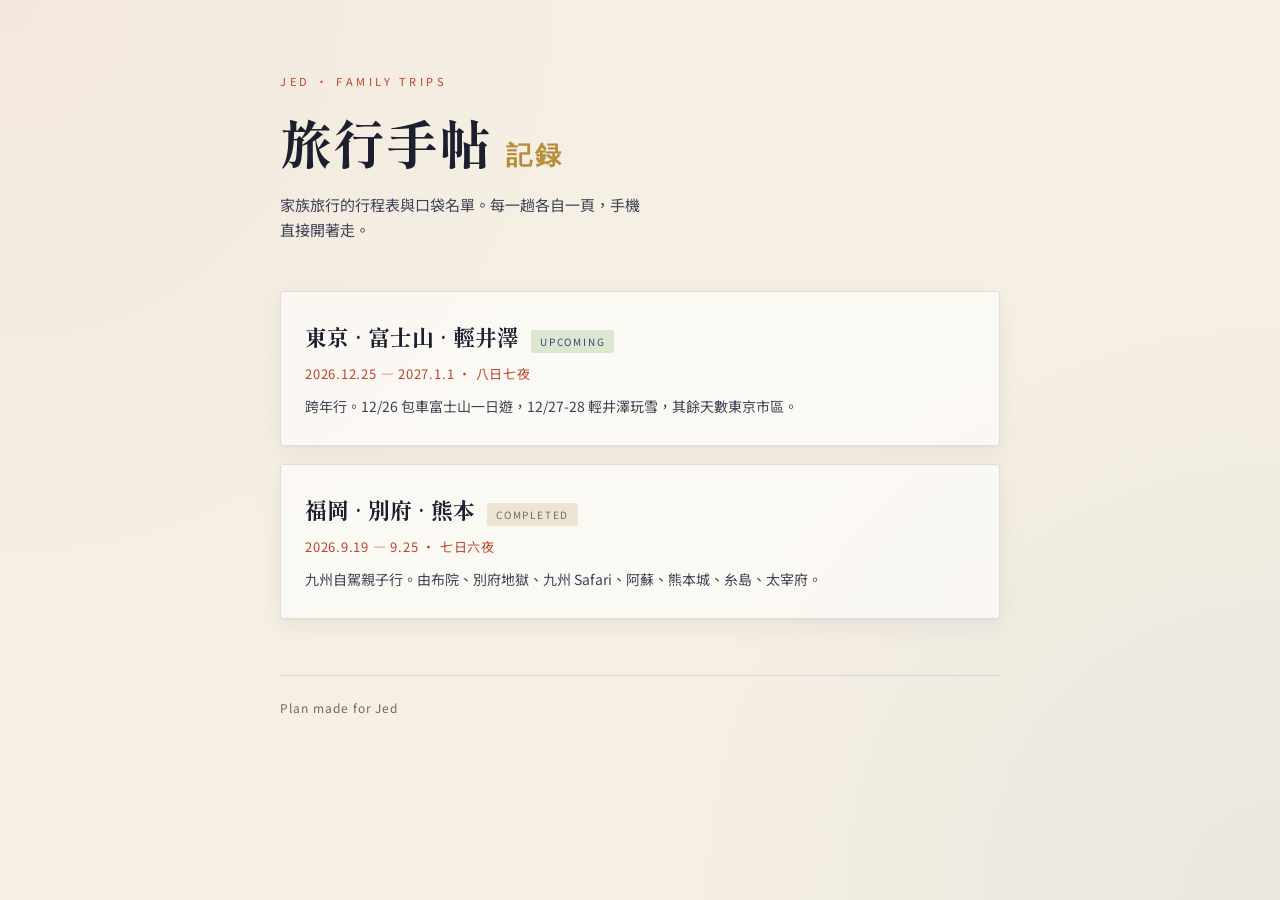
<file: index.html>
<!DOCTYPE html>
<html lang="zh-Hant">
<head>
<meta charset="UTF-8">
<meta name="viewport" content="width=device-width, initial-scale=1.0">
<title>旅行手帖 · Trips</title>
<link rel="preconnect" href="https://fonts.googleapis.com">
<link rel="preconnect" href="https://fonts.gstatic.com" crossorigin>
<link href="https://fonts.googleapis.com/css2?family=Shippori+Mincho:wght@400;500;600;700;800&family=Noto+Sans+TC:wght@300;400;500;700&family=Yuji+Syuku&display=swap" rel="stylesheet">
<style>
  :root{
    --paper:#f5efe4;
    --paper-2:#ede4d3;
    --ink:#1c1f2e;
    --ink-soft:#3d4255;
    --muted:#6f6a5e;
    --indigo:#2d4a7c;
    --vermillion:#c1432b;
    --gold:#b88c3a;
    --line:rgba(28,31,46,0.12);
    --shadow: 0 1px 2px rgba(28,31,46,0.04), 0 8px 24px rgba(28,31,46,0.06);
  }
  *{box-sizing:border-box;margin:0;padding:0}
  body{
    font-family:'Noto Sans TC','Shippori Mincho',sans-serif;
    background:var(--paper);
    color:var(--ink);
    line-height:1.7;
    background-image:
      radial-gradient(circle at 0% 0%, rgba(193,67,43,0.04) 0, transparent 40%),
      radial-gradient(circle at 100% 100%, rgba(45,74,124,0.05) 0, transparent 40%);
    min-height:100vh;
    padding:0 16px;
  }
  .wrap{max-width:720px;margin:0 auto;padding:72px 0 96px}
  .eyebrow{
    font-size:11px;letter-spacing:0.32em;text-transform:uppercase;
    color:var(--vermillion);margin-bottom:18px;
  }
  h1{
    font-family:'Shippori Mincho',serif;
    font-size:clamp(34px,8vw,52px);
    font-weight:800;letter-spacing:0.02em;line-height:1.25;
  }
  h1 .jp{font-family:'Yuji Syuku',serif;font-size:0.5em;color:var(--gold);margin-left:14px;letter-spacing:0.1em}
  .lede{color:var(--ink-soft);font-size:15px;margin:18px 0 48px;max-width:46ch}
  .trip{
    display:block;text-decoration:none;color:inherit;
    background:rgba(255,255,255,0.6);
    border:1px solid var(--line);border-radius:3px;
    padding:26px 24px;margin-bottom:18px;
    box-shadow:var(--shadow);
    transition:transform .18s ease, border-color .18s ease;
  }
  .trip:hover{transform:translateY(-2px);border-color:var(--indigo)}
  .trip-top{display:flex;align-items:baseline;gap:12px;flex-wrap:wrap;margin-bottom:8px}
  .trip-title{font-family:'Shippori Mincho',serif;font-size:22px;font-weight:700}
  .tag{
    font-size:10px;letter-spacing:0.18em;text-transform:uppercase;
    padding:3px 9px;border-radius:2px;
    background:var(--paper-2);color:var(--muted);
  }
  .tag.upcoming{background:#dde6cf;color:var(--indigo)}
  .tag.done{background:var(--paper-2);color:var(--muted)}
  .trip-date{font-size:13px;color:var(--vermillion);letter-spacing:0.06em;margin-bottom:10px}
  .trip-note{font-size:14px;color:var(--ink-soft)}
  .foot{
    margin-top:56px;padding-top:22px;border-top:1px solid var(--line);
    font-size:12px;color:var(--muted);letter-spacing:0.08em;
  }
</style>
</head>
<body>
<div class="wrap">
  <div class="eyebrow">Jed · Family Trips</div>
  <h1>旅行手帖<span class="jp">記録</span></h1>
  <p class="lede">家族旅行的行程表與口袋名單。每一趟各自一頁，手機直接開著走。</p>

  <a class="trip" href="tokyo-2026/">
    <div class="trip-top">
      <span class="trip-title">東京 · 富士山 · 輕井澤</span>
      <span class="tag upcoming">Upcoming</span>
    </div>
    <div class="trip-date">2026.12.25 — 2027.1.1 · 八日七夜</div>
    <div class="trip-note">跨年行。12/26 包車富士山一日遊，12/27-28 輕井澤玩雪，其餘天數東京市區。</div>
  </a>

  <a class="trip" href="fukuoka-2026/">
    <div class="trip-top">
      <span class="trip-title">福岡 · 別府 · 熊本</span>
      <span class="tag done">Completed</span>
    </div>
    <div class="trip-date">2026.9.19 — 9.25 · 七日六夜</div>
    <div class="trip-note">九州自駕親子行。由布院、別府地獄、九州 Safari、阿蘇、熊本城、糸島、太宰府。</div>
  </a>

  <div class="foot">Plan made for Jed</div>
</div>
</body>
</html>
</file>
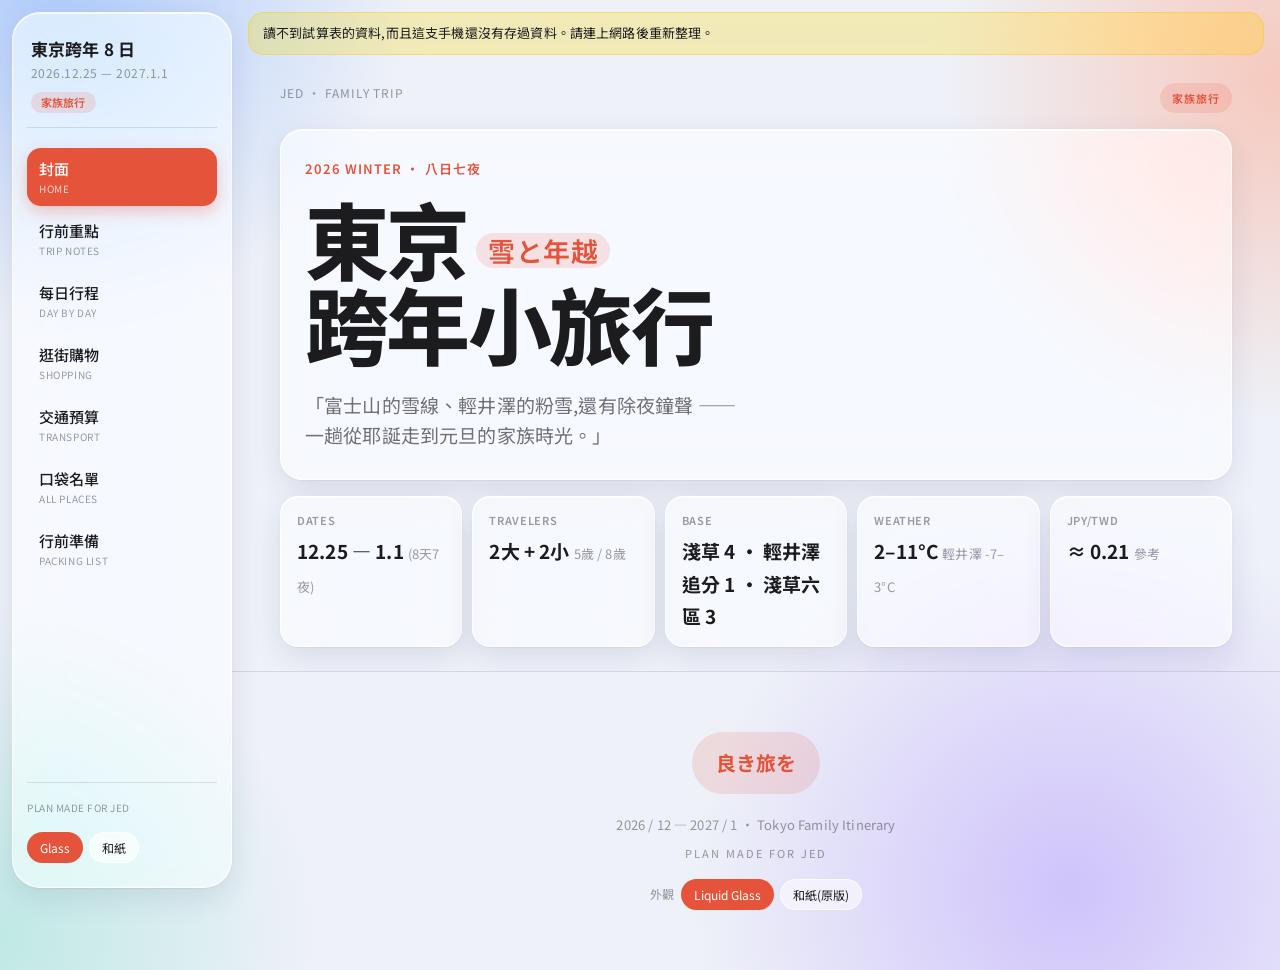
<file: tokyo-2026/index.html>
<!DOCTYPE html>
<html lang="zh-Hant">
<head>
<meta charset="UTF-8">
<meta name="viewport" content="width=device-width, initial-scale=1.0, viewport-fit=cover">
<script>
  // 外觀:glass(Liquid Glass,預設)或 washi(和紙原版)。網頁最下方可以切換,會記在這支手機上。
  (function(){ var t = null; try { t = localStorage.getItem('tokyo2026_theme'); } catch (e) {}
    document.documentElement.setAttribute('data-theme', t === 'washi' ? 'washi' : 'glass'); })();
</script>
<!-- PWA:加到主畫面後像 App 一樣開啟,沒網路也能打開 -->
<link rel="manifest" href="manifest.json">
<meta name="theme-color" content="#c1432b">
<link rel="icon" type="image/png" sizes="32x32" href="icons/favicon-32.png">
<link rel="apple-touch-icon" href="icons/apple-touch-icon.png">
<meta name="mobile-web-app-capable" content="yes">
<meta name="apple-mobile-web-app-capable" content="yes">
<meta name="apple-mobile-web-app-title" content="東京行程">
<meta name="apple-mobile-web-app-status-bar-style" content="default">
<title>東京 · 富士山 · 輕井澤 · 2026/12/25 — 2027/1/1</title>
<link rel="preconnect" href="https://fonts.googleapis.com">
<link rel="preconnect" href="https://fonts.gstatic.com" crossorigin>
<link href="https://fonts.googleapis.com/css2?family=Shippori+Mincho:wght@400;500;600;700;800&family=Noto+Sans+TC:wght@300;400;500;700&family=Yuji+Syuku&display=swap" rel="stylesheet">
<link rel="stylesheet" href="vendor/leaflet/leaflet.css"/>
<script src="vendor/leaflet/leaflet.js" defer></script>
<style>
  :root{
    --paper:#f5efe4;
    --paper-2:#ede4d3;
    --ink:#1c1f2e;
    --ink-soft:#3d4255;
    --muted:#6f6a5e;
    --indigo:#2d4a7c;
    --indigo-deep:#1a2c4d;
    --vermillion:#c1432b;
    --vermillion-soft:#d9694e;
    --gold:#b88c3a;
    --moss:#5a6b3a;
    --line:rgba(28,31,46,0.12);
    --shadow: 0 1px 2px rgba(28,31,46,0.04), 0 8px 24px rgba(28,31,46,0.06);
  }

  *{box-sizing:border-box;margin:0;padding:0}
  html{scroll-behavior:smooth}
  body{
    font-family:'Noto Sans TC', 'Shippori Mincho', sans-serif;
    background:var(--paper);
    color:var(--ink);
    line-height:1.7;
    font-weight:400;
    background-image:
      radial-gradient(circle at 0% 0%, rgba(193,67,43,0.04) 0, transparent 40%),
      radial-gradient(circle at 100% 100%, rgba(45,74,124,0.05) 0, transparent 40%),
      url("data:image/svg+xml,%3Csvg xmlns='http://www.w3.org/2000/svg' width='200' height='200' viewBox='0 0 200 200'%3E%3Cfilter id='n'%3E%3CfeTurbulence type='fractalNoise' baseFrequency='0.9' numOctaves='2' stitchTiles='stitch'/%3E%3CfeColorMatrix values='0 0 0 0 0.11 0 0 0 0 0.12 0 0 0 0 0.18 0 0 0 0.04 0'/%3E%3C/filter%3E%3Crect width='200' height='200' filter='url(%23n)'/%3E%3C/svg%3E");
  }

  .display{font-family:'Shippori Mincho', serif;letter-spacing:-0.01em}
  .jp{font-family:'Yuji Syuku', 'Shippori Mincho', serif}

  /* ========== HERO ========== */
  .hero{
    min-height:100vh;
    display:flex;
    flex-direction:column;
    justify-content:space-between;
    padding:32px clamp(20px, 5vw, 64px);
    position:relative;
    overflow:hidden;
  }
  .hero::before{
    content:'';
    position:absolute;
    top:50%;
    right:-200px;
    width:600px;
    height:600px;
    background:radial-gradient(circle, var(--vermillion) 0%, transparent 70%);
    opacity:0.15;
    transform:translateY(-50%);
    pointer-events:none;
  }
  .hero::after{
    content:'';
    position:absolute;
    bottom:-300px;
    left:-200px;
    width:700px;
    height:700px;
    background:radial-gradient(circle, var(--indigo) 0%, transparent 65%);
    opacity:0.12;
    pointer-events:none;
  }

  .top-bar{
    display:flex;
    justify-content:space-between;
    align-items:flex-start;
    z-index:2;
    position:relative;
    font-size:12px;
    letter-spacing:0.2em;
    text-transform:uppercase;
    color:var(--muted);
  }
  .top-bar .stamp{
    border:1px solid var(--vermillion);
    color:var(--vermillion);
    padding:6px 12px;
    border-radius:2px;
    font-family:'Yuji Syuku', serif;
    font-size:11px;
    transform:rotate(-2deg);
  }

  .hero-main{
    z-index:2;
    position:relative;
    flex:1;
    display:flex;
    flex-direction:column;
    justify-content:center;
    padding:60px 0 40px;
  }
  .kicker{
    display:flex;
    align-items:center;
    gap:14px;
    font-size:13px;
    letter-spacing:0.3em;
    color:var(--vermillion);
    margin-bottom:24px;
    font-weight:500;
  }
  .kicker::before{
    content:'';
    width:48px;
    height:1px;
    background:var(--vermillion);
  }
  .hero h1{
    font-family:'Shippori Mincho', serif;
    font-size:clamp(48px, 9vw, 120px);
    font-weight:800;
    line-height:0.95;
    letter-spacing:-0.03em;
    margin-bottom:24px;
  }
  .hero h1 .jp-mark{
    display:inline-block;
    font-family:'Yuji Syuku', serif;
    color:var(--vermillion);
    font-size:0.5em;
    vertical-align:super;
    margin-left:8px;
    font-weight:400;
  }
  .hero .sub{
    font-family:'Shippori Mincho', serif;
    font-size:clamp(18px, 2.2vw, 24px);
    color:var(--ink-soft);
    max-width:600px;
    font-style:italic;
  }

  .meta-grid{
    z-index:2;
    position:relative;
    display:grid;
    grid-template-columns:repeat(auto-fit, minmax(140px, 1fr));
    gap:24px;
    padding-top:32px;
    border-top:1px solid var(--line);
  }
  .meta-item .label{
    font-size:10px;
    letter-spacing:0.25em;
    text-transform:uppercase;
    color:var(--muted);
    margin-bottom:6px;
  }
  .meta-item .value{
    font-family:'Shippori Mincho', serif;
    font-size:22px;
    color:var(--ink);
    font-weight:600;
  }
  .meta-item .value .small{font-size:13px;color:var(--muted);font-weight:400}

  /* ========== OVERVIEW ========== */
  .overview{
    padding:80px clamp(20px, 5vw, 64px);
    max-width:1400px;
    margin:0 auto;
  }
  .section-head{
    margin-bottom:48px;
    display:flex;
    align-items:baseline;
    gap:20px;
    flex-wrap:wrap;
  }
  .section-head .num{
    font-family:'Yuji Syuku', serif;
    font-size:48px;
    color:var(--vermillion);
    line-height:1;
  }
  .section-head h2{
    font-family:'Shippori Mincho', serif;
    font-size:clamp(28px, 4vw, 44px);
    font-weight:700;
    line-height:1.1;
  }
  .section-head .tag{
    font-size:11px;
    letter-spacing:0.25em;
    text-transform:uppercase;
    color:var(--muted);
    padding-left:20px;
    border-left:1px solid var(--line);
  }

  .quick-tips{
    display:grid;
    grid-template-columns:repeat(auto-fit, minmax(240px, 1fr));
    gap:16px;
    margin-bottom:60px;
  }
  .tip{
    background:rgba(255,255,255,0.5);
    border:1px solid var(--line);
    padding:20px;
    border-radius:4px;
    position:relative;
    backdrop-filter:blur(8px);
  }
  .tip .icon{
    font-family:'Yuji Syuku', serif;
    font-size:28px;
    color:var(--vermillion);
    margin-bottom:8px;
    display:block;
    line-height:1;
  }
  .tip .t-title{
    font-family:'Shippori Mincho', serif;
    font-size:15px;
    font-weight:600;
    margin-bottom:6px;
  }
  .tip .t-body{
    font-size:13px;
    color:var(--ink-soft);
    line-height:1.6;
  }

  /* ========== DAYS ========== */
  .days{
    padding:0 clamp(20px, 5vw, 64px) 80px;
    max-width:1400px;
    margin:0 auto;
  }

  /* tab navigation */
  .tab-nav{
    display:flex;
    gap:6px;
    margin-bottom:48px;
    padding:8px;
    background:rgba(255,255,255,0.5);
    border:1px solid var(--line);
    border-radius:4px;
    overflow-x:auto;
    scroll-snap-type:x mandatory;
    -webkit-overflow-scrolling:touch;
    backdrop-filter:blur(8px);
    position:sticky;
    top:12px;
    z-index:50;
    box-shadow:0 4px 20px rgba(28,31,46,0.06);
  }
  .tab-nav::-webkit-scrollbar{display:none}
  .tab-btn{
    flex:1;
    min-width:96px;
    scroll-snap-align:start;
    padding:12px 14px;
    background:transparent;
    border:none;
    border-radius:2px;
    cursor:pointer;
    font-family:'Shippori Mincho', serif;
    text-align:center;
    color:var(--muted);
    transition:all 0.25s ease;
    position:relative;
    line-height:1.2;
  }
  .tab-btn .tab-day-num{
    display:block;
    font-size:11px;
    letter-spacing:0.2em;
    text-transform:uppercase;
    font-weight:500;
    margin-bottom:4px;
    opacity:0.7;
  }
  .tab-btn .tab-date{
    display:block;
    font-size:16px;
    font-weight:700;
    color:var(--ink);
    margin-bottom:2px;
  }
  .tab-btn .tab-label{
    display:block;
    font-size:11px;
    color:var(--muted);
    font-family:'Yuji Syuku', serif;
  }
  .tab-btn:hover{
    background:rgba(193,67,43,0.06);
  }
  .tab-btn.is-active{
    background:var(--ink);
    color:var(--paper);
  }
  .tab-btn.is-active .tab-date{color:var(--paper)}
  .tab-btn.is-active .tab-day-num{color:var(--vermillion-soft);opacity:1}
  .tab-btn.is-active .tab-label{color:rgba(245,239,228,0.7)}

  .day{
    margin-bottom:80px;
    position:relative;
    display:none;
    animation:fadeIn 0.4s ease;
  }
  .day.is-active{display:block}
  @keyframes fadeIn{
    from{opacity:0;transform:translateY(8px)}
    to{opacity:1;transform:translateY(0)}
  }

  /* day map */
  .day-map-wrap{
    margin-bottom:36px;
    border:1px solid var(--line);
    border-radius:4px;
    overflow:hidden;
    background:#eee;
    box-shadow:var(--shadow);
    position:relative;
  }
  .day-map{
    width:100%;
    height:340px;
    background:#e8e2d3;
  }
  .day-map-legend{
    padding:12px 16px;
    background:rgba(255,255,255,0.85);
    border-top:1px solid var(--line);
    font-size:12px;
    color:var(--ink-soft);
    display:flex;
    align-items:center;
    gap:12px;
    flex-wrap:wrap;
    backdrop-filter:blur(8px);
  }
  .day-map-legend .dot{
    display:inline-flex;
    align-items:center;
    gap:6px;
  }
  .day-map-legend .dot::before{
    content:'';
    width:12px;
    height:12px;
    border-radius:50%;
    background:var(--vermillion);
  }
  .day-map-legend .line::before{
    content:'';
    width:20px;
    height:0;
    border-top:2px dashed var(--vermillion);
    border-radius:0;
    background:transparent;
  }
  .day-map-legend .line{display:inline-flex;align-items:center;gap:6px}
  .day-map-legend .meta{margin-left:auto;font-family:'Shippori Mincho', serif;color:var(--muted);font-size:11px;letter-spacing:0.1em}

  /* custom Leaflet marker */
  .pin{
    width:32px;
    height:32px;
    border-radius:50% 50% 50% 0;
    background:var(--vermillion);
    transform:rotate(-45deg);
    display:flex;
    align-items:center;
    justify-content:center;
    color:var(--paper);
    font-family:'Shippori Mincho', serif;
    font-weight:700;
    font-size:14px;
    box-shadow:0 3px 10px rgba(0,0,0,0.25);
    border:2px solid var(--paper);
  }
  .pin span{transform:rotate(45deg)}
  .pin.start{background:var(--indigo)}
  .pin.end{background:var(--ink)}

  .leaflet-popup-content-wrapper{
    border-radius:3px !important;
    background:var(--paper) !important;
    box-shadow:0 8px 24px rgba(28,31,46,0.2) !important;
  }
  .leaflet-popup-content{
    margin:12px 16px !important;
    font-family:'Shippori Mincho', serif !important;
  }
  .leaflet-popup-content b{
    display:block;
    font-size:15px;
    margin-bottom:2px;
    color:var(--ink);
  }
  .leaflet-popup-content small{
    color:var(--muted);
    font-size:11px;
    letter-spacing:0.05em;
  }
  .leaflet-popup-tip{background:var(--paper) !important}
  .leaflet-container{font-family:inherit !important}

  /* day navigation footer */
  .day-nav{
    display:flex;
    justify-content:space-between;
    gap:16px;
    margin-top:48px;
    padding-top:32px;
    border-top:1px solid var(--line);
  }
  .day-nav button{
    flex:1;
    max-width:280px;
    padding:16px 20px;
    background:transparent;
    border:1px solid var(--ink);
    border-radius:2px;
    cursor:pointer;
    font-family:'Shippori Mincho', serif;
    text-align:left;
    color:var(--ink);
    transition:all 0.2s ease;
    display:flex;
    flex-direction:column;
    gap:4px;
  }
  .day-nav button:hover:not(:disabled){
    background:var(--ink);
    color:var(--paper);
  }
  .day-nav button:disabled{
    opacity:0.3;
    cursor:not-allowed;
  }
  .day-nav button.next{text-align:right}
  .day-nav .nav-label{
    font-size:10px;
    letter-spacing:0.25em;
    text-transform:uppercase;
    color:var(--vermillion);
  }
  .day-nav button:hover:not(:disabled) .nav-label{color:var(--vermillion-soft)}
  .day-nav .nav-title{
    font-size:15px;
    font-weight:600;
  }
  .day-header{
    display:grid;
    grid-template-columns:auto 1fr auto;
    gap:24px;
    align-items:start;
    padding-bottom:24px;
    margin-bottom:32px;
    border-bottom:2px solid var(--ink);
    position:relative;
  }
  .day-number{
    font-family:'Shippori Mincho', serif;
    line-height:0.9;
  }
  .day-number .day-label{
    font-size:11px;
    letter-spacing:0.3em;
    text-transform:uppercase;
    color:var(--vermillion);
    margin-bottom:4px;
    display:block;
  }
  .day-number .day-big{
    font-size:clamp(56px, 10vw, 96px);
    font-weight:800;
    color:var(--ink);
  }
  .day-number .day-of-week{
    font-family:'Yuji Syuku', serif;
    font-size:14px;
    color:var(--muted);
    margin-top:4px;
    display:block;
  }
  .day-title{
    padding-top:14px;
  }
  .day-title h3{
    font-family:'Shippori Mincho', serif;
    font-size:clamp(24px, 3.5vw, 36px);
    font-weight:700;
    line-height:1.2;
    margin-bottom:10px;
  }
  .day-title .narrative{
    font-size:14px;
    color:var(--ink-soft);
    max-width:560px;
    font-style:italic;
    font-family:'Shippori Mincho', serif;
  }
  .day-date{
    text-align:right;
    padding-top:14px;
  }
  .day-date .date-mm{
    font-family:'Shippori Mincho', serif;
    font-size:32px;
    font-weight:700;
    line-height:1;
  }
  .day-date .date-jp{
    font-family:'Yuji Syuku', serif;
    font-size:14px;
    color:var(--vermillion);
    margin-top:4px;
  }

  /* timeline */
  .timeline{
    display:flex;
    flex-direction:column;
    gap:0;
    position:relative;
  }
  .timeline::before{
    content:'';
    position:absolute;
    left:80px;
    top:20px;
    bottom:20px;
    width:1px;
    background:linear-gradient(to bottom, var(--vermillion) 0%, var(--indigo) 100%);
    opacity:0.3;
  }

  .stop{
    display:grid;
    grid-template-columns:80px 1fr;
    gap:32px;
    padding:20px 0;
    position:relative;
  }
  .stop-time{
    text-align:right;
    padding-top:6px;
    position:relative;
  }
  .stop-time .hh{
    font-family:'Shippori Mincho', serif;
    font-size:22px;
    font-weight:700;
    line-height:1;
    letter-spacing:-0.02em;
  }
  .stop-time .dur{
    font-size:11px;
    color:var(--muted);
    margin-top:6px;
    letter-spacing:0.1em;
  }
  .stop-time::after{
    content:'';
    position:absolute;
    top:14px;
    right:-7px;
    width:13px;
    height:13px;
    background:var(--paper);
    border:2px solid var(--vermillion);
    border-radius:50%;
    z-index:2;
    transform:translateX(50%);
  }
  .stop.is-major .stop-time::after{
    background:var(--vermillion);
    box-shadow:0 0 0 4px rgba(193,67,43,0.15);
  }

  .stop-card{
    background:rgba(255,255,255,0.7);
    border:1px solid var(--line);
    border-radius:4px;
    padding:22px 26px;
    transition:all 0.25s ease;
    position:relative;
    overflow:hidden;
  }
  .stop-card::before{
    content:'';
    position:absolute;
    left:0;
    top:0;
    bottom:0;
    width:3px;
    background:var(--vermillion);
    transform:scaleY(0);
    transition:transform 0.3s ease;
    transform-origin:top;
  }
  .stop-card:hover{
    transform:translateY(-2px);
    box-shadow:var(--shadow);
    border-color:rgba(193,67,43,0.3);
  }
  .stop-card:hover::before{transform:scaleY(1)}

  .stop-head{
    display:flex;
    align-items:baseline;
    gap:12px;
    margin-bottom:8px;
    flex-wrap:wrap;
  }
  .stop-name{
    font-family:'Shippori Mincho', serif;
    font-size:20px;
    font-weight:700;
    color:var(--ink);
    letter-spacing:-0.01em;
  }
  .stop-type{
    font-size:10px;
    letter-spacing:0.2em;
    text-transform:uppercase;
    padding:3px 8px;
    border-radius:2px;
    background:var(--paper-2);
    color:var(--ink-soft);
  }
  .stop-type.shrine{background:#f4dcd0;color:var(--vermillion)}
  .stop-type.park{background:#dde6cf;color:var(--moss)}
  .stop-type.shop{background:#d8dfeb;color:var(--indigo)}
  .stop-type.museum{background:#ead7c4;color:var(--gold)}
  .stop-type.food{background:#eed4d4;color:var(--vermillion)}
  .stop-type.fun{background:#e8d9eb;color:#7a4a8a}

  .stop-notes{
    font-size:14px;
    color:var(--ink-soft);
    line-height:1.65;
    margin-bottom:14px;
  }

  .stop-parking{
    display:flex;align-items:flex-start;gap:8px;
    font-size:13px;line-height:1.5;color:var(--indigo);
    margin:-6px 0 14px;
  }
  .stop-parking .p-icon{
    flex:none;display:inline-grid;place-items:center;
    width:18px;height:18px;border-radius:3px;
    background:var(--indigo);color:#fff;font-size:11px;font-weight:700;
  }

  .stop-actions{
    display:flex;
    gap:10px;
    flex-wrap:wrap;
  }
  .map-btn{
    display:inline-flex;
    align-items:center;
    gap:6px;
    padding:7px 14px;
    font-size:12px;
    font-weight:500;
    letter-spacing:0.05em;
    color:var(--indigo);
    background:transparent;
    border:1px solid var(--indigo);
    border-radius:2px;
    text-decoration:none;
    transition:all 0.2s ease;
  }
  .map-btn:hover{
    background:var(--indigo);
    color:var(--paper);
  }
  .map-btn svg{width:13px;height:13px}

  /* ========== TRANSPORT NOTES ========== */
  .transport{
    background:var(--ink);
    color:var(--paper);
    padding:80px clamp(20px, 5vw, 64px);
    margin-top:60px;
  }
  .transport-inner{
    max-width:1400px;
    margin:0 auto;
  }
  .transport h2{
    font-family:'Shippori Mincho', serif;
    font-size:clamp(28px, 4vw, 44px);
    font-weight:700;
    margin-bottom:40px;
  }
  .transport h2 .jp-mark{
    font-family:'Yuji Syuku', serif;
    color:var(--vermillion-soft);
    font-size:0.55em;
    margin-left:12px;
  }
  .transport-grid{
    display:grid;
    grid-template-columns:repeat(auto-fit, minmax(280px, 1fr));
    gap:24px;
  }
  .transport-card{
    padding:24px;
    background:rgba(255,255,255,0.04);
    border:1px solid rgba(255,255,255,0.1);
    border-radius:4px;
  }
  .transport-card h4{
    font-family:'Shippori Mincho', serif;
    font-size:18px;
    margin-bottom:12px;
    color:var(--vermillion-soft);
  }
  .transport-card p{
    font-size:13px;
    line-height:1.7;
    color:rgba(245,239,228,0.85);
  }
  .transport-card strong{color:var(--paper);font-weight:500}

  /* ========== SHOPPING ========== */
  .shopping{
    padding:0 clamp(20px, 5vw, 64px) 80px;
    max-width:1400px;
    margin:0 auto;
  }
  .shop-intro{
    background:rgba(255,255,255,0.55);
    border:1px solid var(--line);
    border-left:3px solid var(--vermillion);
    padding:18px 22px;
    border-radius:4px;
    margin-bottom:48px;
    font-size:14px;
    line-height:1.75;
    color:var(--ink-soft);
    backdrop-filter:blur(8px);
  }
  .shop-intro strong{color:var(--vermillion);font-weight:600}
  .shop-area{margin-bottom:56px}
  .shop-area-head{
    display:flex;
    align-items:baseline;
    gap:16px;
    margin-bottom:24px;
    padding-bottom:12px;
    border-bottom:1px solid var(--line);
  }
  .shop-area-head .area-jp{
    font-family:'Yuji Syuku', serif;
    font-size:30px;
    color:var(--vermillion);
    line-height:1;
  }
  .shop-area-head h3{
    font-family:'Shippori Mincho', serif;
    font-size:22px;
    font-weight:700;
    color:var(--ink);
  }
  .shop-area-head .area-note{
    margin-left:auto;
    font-size:11px;
    color:var(--muted);
    letter-spacing:0.2em;
    text-transform:uppercase;
  }
  .shop-grid{
    display:grid;
    grid-template-columns:repeat(auto-fit, minmax(300px, 1fr));
    gap:18px;
  }
  .shop-card{
    background:rgba(255,255,255,0.6);
    border:1px solid var(--line);
    border-radius:4px;
    padding:22px 22px 20px;
    backdrop-filter:blur(6px);
    box-shadow:var(--shadow);
    display:flex;
    flex-direction:column;
  }
  .shop-card .shop-head{
    display:flex;
    align-items:baseline;
    justify-content:space-between;
    gap:10px;
    margin-bottom:8px;
  }
  .shop-card h4{
    font-family:'Shippori Mincho', serif;
    font-size:17px;
    font-weight:700;
    color:var(--ink);
    line-height:1.3;
  }
  .shop-card .shop-zone{
    font-size:11px;
    letter-spacing:0.1em;
    color:var(--vermillion);
    font-family:'Yuji Syuku', serif;
    white-space:nowrap;
  }
  .shop-card .shop-desc{
    font-size:13px;
    color:var(--muted);
    line-height:1.65;
    margin-bottom:14px;
  }
  .shop-card .shop-list{
    list-style:none;
    padding:0;
    margin:0;
    font-size:13px;
    color:var(--ink-soft);
    line-height:1.7;
  }
  .shop-card .shop-list li{
    padding:3px 0 3px 14px;
    position:relative;
  }
  .shop-card .shop-list li::before{
    content:'·';
    color:var(--vermillion);
    font-weight:700;
    position:absolute;
    left:0;
    font-size:18px;
    line-height:1.3;
  }
  .shop-card .shop-list strong{color:var(--ink);font-weight:600}
  .shop-card .shop-tip{
    margin-top:14px;
    padding-top:12px;
    border-top:1px dashed var(--line);
    font-size:12px;
    color:var(--muted);
    line-height:1.6;
  }
  .shop-card .shop-tip strong{color:var(--vermillion);font-weight:500}
  .shop-card a{
    color:var(--indigo);
    text-decoration:none;
    border-bottom:1px solid rgba(45,74,124,0.3);
  }
  .shop-card a:hover{color:var(--vermillion);border-bottom-color:var(--vermillion)}

  /* ========== PACKING LIST ========== */
  .packing{
    padding:0 clamp(20px, 5vw, 64px) 80px;
    max-width:1400px;
    margin:0 auto;
  }
  .packing-intro{
    background:rgba(255,255,255,0.55);
    border:1px solid var(--line);
    border-left:3px solid var(--vermillion);
    padding:18px 22px;
    border-radius:4px;
    margin-bottom:32px;
    font-size:14px;
    line-height:1.75;
    color:var(--ink-soft);
    backdrop-filter:blur(8px);
  }
  .packing-intro strong{color:var(--vermillion);font-weight:600}
  .packing-progress{
    display:flex;
    align-items:center;
    gap:16px;
    margin-bottom:24px;
    padding:16px 20px;
    background:rgba(255,255,255,0.6);
    border:1px solid var(--line);
    border-radius:4px;
    backdrop-filter:blur(6px);
  }
  .packing-progress .count{
    font-family:'Shippori Mincho', serif;
    font-weight:700;
    font-size:15px;
    color:var(--ink);
    white-space:nowrap;
  }
  .packing-progress .bar{
    flex:1;
    height:8px;
    background:var(--paper-2);
    border-radius:4px;
    overflow:hidden;
  }
  .packing-progress .bar-fill{
    height:100%;
    background:var(--vermillion);
    border-radius:4px;
    transition:width 0.3s ease;
  }
  .packing-add{
    display:flex;
    gap:10px;
    flex-wrap:wrap;
    margin-bottom:32px;
    padding:18px 20px;
    background:rgba(255,255,255,0.6);
    border:1px solid var(--line);
    border-radius:4px;
    backdrop-filter:blur(6px);
  }
  .packing-add input[type="text"],
  .packing-add select{
    font-family:'Noto Sans TC', sans-serif;
    font-size:14px;
    padding:10px 12px;
    border:1px solid var(--line);
    border-radius:2px;
    background:var(--paper);
    color:var(--ink);
  }
  .packing-add input[type="text"]{flex:1;min-width:180px}
  .packing-add select{min-width:140px}
  .packing-add button{
    padding:10px 22px;
    background:var(--ink);
    color:var(--paper);
    border:none;
    border-radius:2px;
    cursor:pointer;
    font-family:'Shippori Mincho', serif;
    font-weight:600;
    font-size:14px;
    transition:background 0.2s ease;
  }
  .packing-add button:hover{background:var(--vermillion)}
  .packing-groups{
    display:grid;
    grid-template-columns:repeat(auto-fit, minmax(300px, 1fr));
    gap:18px;
  }
  .pack-group{
    background:rgba(255,255,255,0.6);
    border:1px solid var(--line);
    border-radius:4px;
    padding:20px 22px;
    backdrop-filter:blur(6px);
    box-shadow:var(--shadow);
  }
  .pack-group-head{
    display:flex;
    align-items:baseline;
    gap:10px;
    margin-bottom:12px;
    padding-bottom:10px;
    border-bottom:1px solid var(--line);
  }
  .pack-group-head .icon{
    font-family:'Yuji Syuku', serif;
    font-size:20px;
    color:var(--vermillion);
  }
  .pack-group-head h4{
    font-family:'Shippori Mincho', serif;
    font-size:16px;
    font-weight:700;
    color:var(--ink);
    flex:1;
  }
  .pack-group-head .g-count{
    font-size:11px;
    color:var(--muted);
    letter-spacing:0.05em;
    white-space:nowrap;
  }
  .pack-list{list-style:none;padding:0;margin:0}
  .pack-item{
    display:flex;
    align-items:flex-start;
    gap:10px;
    padding:8px 0;
    border-bottom:1px dashed var(--line);
  }
  .pack-item:last-child{border-bottom:none}
  .pack-item input[type="checkbox"]{
    margin-top:3px;
    width:16px;
    height:16px;
    accent-color:var(--vermillion);
    cursor:pointer;
    flex:0 0 auto;
  }
  .pack-item label{
    flex:1;
    font-size:13px;
    color:var(--ink-soft);
    line-height:1.6;
    cursor:pointer;
  }
  .pack-item.is-checked label{
    color:var(--muted);
    text-decoration:line-through;
  }
  .pack-item .del-btn{
    flex:0 0 auto;
    background:none;
    border:none;
    color:var(--muted);
    cursor:pointer;
    font-size:17px;
    line-height:1;
    padding:0 2px;
    opacity:0.45;
    transition:opacity 0.2s ease, color 0.2s ease;
  }
  .pack-item .del-btn:hover{opacity:1;color:var(--vermillion)}
  .packing-empty{
    text-align:center;
    padding:60px 20px;
    color:var(--muted);
    font-size:14px;
    grid-column:1/-1;
  }
  .packing-reset{
    margin-top:28px;
    text-align:right;
  }
  .packing-reset button{
    background:transparent;
    border:1px solid var(--line);
    color:var(--muted);
    padding:8px 16px;
    border-radius:2px;
    font-size:12px;
    cursor:pointer;
    transition:all 0.2s ease;
  }
  .packing-reset button:hover{border-color:var(--vermillion);color:var(--vermillion)}

  /* ========== POCKET LIST ========== */
  .places{
    padding:0 clamp(20px, 5vw, 64px) 80px;
    max-width:1400px;
    margin:0 auto;
  }
  .places-intro{
    background:rgba(255,255,255,0.55);
    border:1px solid var(--line);
    border-left:3px solid var(--vermillion);
    padding:18px 22px;
    border-radius:4px;
    margin-bottom:24px;
    font-size:14px;
    line-height:1.75;
    color:var(--ink-soft);
    backdrop-filter:blur(8px);
  }
  .places-intro strong{color:var(--vermillion);font-weight:600}
  .places-search{
    position:sticky;
    top:0;
    z-index:40;
    padding:14px 0 12px;
    background:linear-gradient(var(--paper) 78%, rgba(245,239,228,0));
  }
  .places-search input{
    width:100%;
    font-family:'Noto Sans TC', sans-serif;
    font-size:15px;
    padding:12px 16px;
    border:1px solid var(--line);
    border-radius:3px;
    background:rgba(255,255,255,0.85);
    color:var(--ink);
    backdrop-filter:blur(6px);
  }
  .places-search input:focus{outline:none;border-color:var(--vermillion)}
  .places-filters{
    display:flex;
    gap:8px;
    flex-wrap:wrap;
    margin-top:10px;
  }
  .filter-chip{
    padding:6px 14px;
    font-size:12px;
    font-family:'Shippori Mincho', serif;
    border:1px solid var(--line);
    background:rgba(255,255,255,0.7);
    color:var(--ink-soft);
    border-radius:99px;
    cursor:pointer;
    transition:all 0.2s ease;
    white-space:nowrap;
  }
  .filter-chip:hover{border-color:var(--vermillion);color:var(--vermillion)}
  .filter-chip.is-active{background:var(--ink);color:var(--paper);border-color:var(--ink)}
  .places-toolbar{
    display:flex;
    align-items:center;
    gap:14px;
    flex-wrap:wrap;
    margin:16px 0 18px;
  }
  .places-count{
    font-size:12px;
    color:var(--muted);
    letter-spacing:0.05em;
  }
  .places-modes{
    display:inline-flex;
    border:1px solid var(--line);
    border-radius:3px;
    overflow:hidden;
    background:rgba(255,255,255,0.7);
  }
  .pv-mode{
    padding:7px 18px;
    font-family:'Shippori Mincho', serif;
    font-size:13px;
    border:none;
    background:transparent;
    color:var(--ink-soft);
    cursor:pointer;
    transition:all 0.2s ease;
  }
  .pv-mode + .pv-mode{border-left:1px solid var(--line)}
  .pv-mode:hover{color:var(--vermillion)}
  .pv-mode.is-active{background:var(--ink);color:var(--paper)}
  .places-locate, .places-sort{
    padding:8px 16px;
    font-size:12px;
    font-family:'Shippori Mincho', serif;
    border:1px solid var(--line);
    background:rgba(255,255,255,0.7);
    color:var(--ink-soft);
    border-radius:2px;
    cursor:pointer;
    transition:all 0.2s ease;
    white-space:nowrap;
  }
  .places-locate:hover, .places-sort:hover{border-color:var(--vermillion);color:var(--vermillion)}
  .places-locate.is-active{background:#1a73e8;border-color:#1a73e8;color:#fff}
  .places-locate.is-busy{opacity:0.6;cursor:progress}
  .places-sort.is-active{background:var(--ink);border-color:var(--ink);color:var(--paper)}
  .places-geo-msg{
    margin:-6px 0 16px;
    padding:10px 14px;
    font-size:12.5px;
    line-height:1.6;
    border-radius:3px;
    background:rgba(193,67,43,0.08);
    border:1px solid rgba(193,67,43,0.25);
    color:var(--ink-soft);
  }
  .places-geo-msg a{color:var(--indigo)}
  .place-dist{
    display:inline-block;
    font-size:11px;
    font-family:'Shippori Mincho', serif;
    color:#1a5fb4;
    border:1px solid rgba(26,115,232,0.4);
    background:rgba(26,115,232,0.07);
    padding:1px 8px;
    border-radius:99px;
    white-space:nowrap;
  }
  .user-dot{
    width:16px;
    height:16px;
    border-radius:50%;
    background:#1a73e8;
    border:3px solid #fff;
    box-shadow:0 0 0 1px rgba(26,115,232,0.5), 0 2px 6px rgba(0,0,0,0.35);
  }
  .places-csv{
    margin-left:auto;
    padding:8px 16px;
    font-size:12px;
    font-family:'Shippori Mincho', serif;
    border:1px solid var(--indigo);
    background:transparent;
    color:var(--indigo);
    border-radius:2px;
    cursor:pointer;
    transition:all 0.2s ease;
  }
  .places-csv:hover{background:var(--indigo);color:var(--paper)}
  .places-map-wrap{
    border:1px solid var(--line);
    border-radius:4px;
    overflow:hidden;
    box-shadow:var(--shadow);
    margin-bottom:24px;
  }
  #places-map{
    width:100%;
    height:520px;
    background:#e8e2d3;
  }
  .place-pin{
    width:18px;
    height:18px;
    border-radius:50%;
    border:2px solid var(--paper);
    box-shadow:0 2px 6px rgba(0,0,0,0.3);
  }
  .places-map-legend{
    display:flex;
    align-items:center;
    gap:14px;
    flex-wrap:wrap;
    padding:12px 16px;
    background:rgba(255,255,255,0.85);
    border-top:1px solid var(--line);
    font-size:12px;
    color:var(--ink-soft);
    backdrop-filter:blur(8px);
  }
  .places-map-legend span{display:inline-flex;align-items:center;gap:6px}
  .places-map-legend i{
    width:11px;
    height:11px;
    border-radius:50%;
    display:inline-block;
  }
  .places-map-legend .hint{
    margin-left:auto;
    color:var(--muted);
    font-size:11px;
    letter-spacing:0.05em;
  }
  .places-grid{
    display:grid;
    grid-template-columns:repeat(auto-fill, minmax(320px, 1fr));
    gap:14px;
  }
  .place-card{
    background:rgba(255,255,255,0.62);
    border:1px solid var(--line);
    border-radius:4px;
    padding:16px 18px;
    backdrop-filter:blur(6px);
    display:flex;
    flex-direction:column;
    gap:6px;
    transition:border-color 0.2s ease, transform 0.2s ease;
  }
  .place-card:hover{border-color:rgba(193,67,43,0.35);transform:translateY(-2px)}
  .place-top{
    display:flex;
    align-items:baseline;
    gap:8px;
    flex-wrap:wrap;
  }
  .place-name{
    font-family:'Shippori Mincho', serif;
    font-size:16px;
    font-weight:700;
    color:var(--ink);
    line-height:1.35;
  }
  .place-cat{
    font-size:10px;
    letter-spacing:0.1em;
    padding:3px 8px;
    border-radius:2px;
    background:var(--paper-2);
    color:var(--ink-soft);
    white-space:nowrap;
  }
  .place-cat.c-cafe{background:#ead7c4;color:#8a6427}
  .place-cat.c-bread{background:#f2e3cd;color:#96702c}
  .place-cat.c-food{background:#eed4d4;color:var(--vermillion)}
  .place-cat.c-izakaya{background:#e2d6ea;color:#6f4a8a}
  .place-cat.c-shop{background:#d8dfeb;color:var(--indigo)}
  .place-cat.c-market{background:#dde6cf;color:var(--moss)}
  .place-cat.c-kids{background:#f3d9e4;color:#a83a63}
  .place-cat.c-spot{background:#cfe5e0;color:#0f6b5e}
  .place-new{
    font-size:10px;
    letter-spacing:0.1em;
    padding:3px 7px;
    border-radius:2px;
    background:var(--vermillion);
    color:var(--paper);
    font-weight:600;
  }
  .place-meta{
    font-size:12px;
    color:var(--muted);
    line-height:1.6;
  }
  .place-meta .sep{opacity:0.4;margin:0 6px}
  .place-day{
    display:inline-block;
    font-size:11px;
    font-family:'Shippori Mincho', serif;
    color:var(--vermillion);
    border:1px solid rgba(193,67,43,0.35);
    padding:1px 8px;
    border-radius:99px;
    white-space:nowrap;
  }
  .place-note{
    font-size:13px;
    color:var(--ink-soft);
    line-height:1.6;
  }
  .place-card a.place-map{
    align-self:flex-start;
    margin-top:4px;
    font-size:12px;
    color:var(--indigo);
    text-decoration:none;
    border-bottom:1px solid rgba(45,74,124,0.3);
  }
  .place-card a.place-map:hover{color:var(--vermillion);border-bottom-color:var(--vermillion)}
  .places-empty{
    grid-column:1/-1;
    text-align:center;
    padding:60px 20px;
    color:var(--muted);
    font-size:14px;
  }

  /* ========== APP SHELL ========== */
  .app{
    display:flex;
    min-height:100vh;
    align-items:stretch;
  }
  .sidebar{
    width:220px;
    flex:0 0 220px;
    position:sticky;
    top:0;
    align-self:flex-start;
    height:100vh;
    background:rgba(255,255,255,0.5);
    border-right:1px solid var(--line);
    padding:32px 18px;
    display:flex;
    flex-direction:column;
    gap:4px;
    z-index:100;
    backdrop-filter:blur(10px);
  }
  .sidebar-brand{
    font-family:'Shippori Mincho', serif;
    font-size:16px;
    font-weight:700;
    margin-bottom:16px;
    padding:0 4px 14px;
    border-bottom:1px solid var(--line);
    color:var(--ink);
    line-height:1.4;
  }
  .sidebar-brand .dates{
    display:block;
    font-size:10px;
    letter-spacing:0.2em;
    color:var(--muted);
    margin-top:4px;
    font-weight:400;
  }
  .sidebar-brand .stamp{
    display:inline-block;
    margin-top:10px;
    font-family:'Yuji Syuku', serif;
    color:var(--vermillion);
    border:1px solid var(--vermillion);
    padding:3px 8px;
    font-size:10px;
    border-radius:2px;
  }
  .nav-item{
    display:flex;
    align-items:center;
    gap:12px;
    padding:12px 14px;
    background:transparent;
    border:none;
    border-radius:3px;
    cursor:pointer;
    font-family:'Shippori Mincho', serif;
    text-align:left;
    color:var(--ink-soft);
    transition:all 0.2s ease;
    font-size:14px;
    font-weight:500;
    width:100%;
  }
  .nav-item:hover{background:rgba(193,67,43,0.08)}
  .nav-item .nav-num{
    font-family:'Yuji Syuku', serif;
    font-size:22px;
    color:var(--vermillion);
    line-height:1;
    flex-shrink:0;
    width:24px;
    text-align:center;
  }
  .nav-item .nav-label{
    display:flex;
    flex-direction:column;
    gap:2px;
  }
  .nav-item .nav-en{
    font-size:9px;
    letter-spacing:0.2em;
    color:var(--muted);
    text-transform:uppercase;
    font-weight:400;
  }
  .nav-item.is-active{background:var(--ink);color:var(--paper)}
  .nav-item.is-active .nav-num{color:var(--vermillion-soft)}
  .nav-item.is-active .nav-en{color:rgba(245,239,228,0.65)}
  .sidebar-foot{
    margin-top:auto;
    padding-top:16px;
    font-size:10px;
    color:var(--muted);
    letter-spacing:0.15em;
    text-transform:uppercase;
    border-top:1px solid var(--line);
  }

  .main-content{
    flex:1;
    min-width:0;
  }

  /* Mobile pill-nav (top sticky) */
  .pill-nav{
    display:none;
    position:sticky;
    top:0;
    z-index:90;
    background:rgba(245,239,228,0.92);
    backdrop-filter:blur(12px);
    border-bottom:1px solid var(--line);
    padding:10px 12px;
    gap:6px;
    overflow-x:auto;
    -webkit-overflow-scrolling:touch;
    scroll-snap-type:x mandatory;
  }
  .pill-nav::-webkit-scrollbar{display:none}
  .pill-item{
    flex:0 0 auto;
    scroll-snap-align:start;
    padding:9px 14px;
    background:rgba(255,255,255,0.7);
    border:1px solid var(--line);
    border-radius:24px;
    cursor:pointer;
    font-family:'Shippori Mincho', serif;
    font-size:13px;
    font-weight:600;
    color:var(--ink-soft);
    white-space:nowrap;
    display:flex;
    align-items:center;
    gap:6px;
    transition:all 0.2s ease;
  }
  .pill-item .nav-num{
    font-family:'Yuji Syuku', serif;
    color:var(--vermillion);
    font-size:15px;
    line-height:1;
  }
  .pill-item.is-active{
    background:var(--ink);
    color:var(--paper);
    border-color:var(--ink);
  }
  .pill-item.is-active .nav-num{color:var(--vermillion-soft)}

  /* View visibility */
  .view{display:none;animation:fadeIn 0.4s ease}
  .view.is-active{display:block}
  .hero.view.is-active{display:flex}

  @media (max-width: 900px){
    .app{flex-direction:column}
    .sidebar{display:none}
    .pill-nav{display:flex}
  }

  /* ========== FOOTER ========== */
  footer{
    padding:60px clamp(20px, 5vw, 64px);
    text-align:center;
    border-top:1px solid var(--line);
  }
  footer .stamp{
    display:inline-block;
    font-family:'Yuji Syuku', serif;
    color:var(--vermillion);
    border:2px solid var(--vermillion);
    padding:14px 24px;
    transform:rotate(-3deg);
    font-size:20px;
    margin-bottom:20px;
  }
  footer p{
    font-size:13px;
    color:var(--muted);
    font-family:'Shippori Mincho', serif;
  }

  /* responsive */
  @media (max-width: 720px){
    .day-header{grid-template-columns:1fr;gap:8px}
    .day-date{text-align:left}
    .timeline::before{left:50px}
    .stop{grid-template-columns:50px 1fr;gap:16px}
    .stop-time .hh{font-size:18px}
    .stop-card{padding:18px}
    .stop-name{font-size:17px}
    .hero h1{font-size:54px}
    .tab-nav{
      position:sticky;
      top:58px;
      border-radius:0;
      margin-left:calc(clamp(20px, 5vw, 64px) * -1);
      margin-right:calc(clamp(20px, 5vw, 64px) * -1);
      padding:8px 12px;
      z-index:80;
    }
    .tab-btn{min-width:78px;padding:10px 8px}
    .tab-btn .tab-date{font-size:14px}
    .day-nav{flex-direction:column;gap:10px}
    .day-nav button{max-width:none}
    .day-map{height:260px}
    #places-map{height:380px}
    .shop-area-head{flex-wrap:wrap;gap:10px}
    .shop-area-head .area-note{margin-left:0;flex-basis:100%}
    .shop-card{padding:18px}
    .shop-card h4{font-size:16px}
    .shop-card .shop-head{flex-wrap:wrap;gap:4px}
  }

  /* print */
  @media print{
    body{background:white}
    .sidebar, .pill-nav{display:none !important}
    .view{display:block !important}
    .hero.view{display:flex !important}
    .day{display:block !important;page-break-inside:avoid}
    .hero{min-height:auto;page-break-after:always}
    .transport{background:white;color:black}
    .shop-area{page-break-inside:avoid}
    .shop-card{background:white;break-inside:avoid}
  }

  /* ===== 試算表資料 ===== */
  .data-status{margin:12px 16px 0;padding:10px 14px;border-radius:8px;font-size:13px;line-height:1.6;background:#fff4d6;color:#6b4e00;border:1px solid #f0d58a}
  .data-status.is-error{background:#fbe3de;color:var(--vermillion);border-color:#efb6a9}
  .sheet-bar{margin:0 0 14px;font-size:12px;color:var(--muted);line-height:1.6}
  .sheet-bar a,.packing-intro a.sheet-edit-link{margin-left:8px;color:var(--indigo);font-weight:600;text-decoration:none;white-space:nowrap}
  .days-empty{padding:28px 16px;text-align:center;color:var(--muted);font-size:14px;line-height:1.7}
  .day-stay{margin-top:8px;font-size:13px;color:var(--indigo);font-weight:600}
  .stop-badge{display:inline-block;margin-left:8px;padding:1px 7px;border-radius:999px;font-size:11px;font-weight:600;vertical-align:middle;background:#ece6da;color:var(--muted);letter-spacing:0}
  .stop-badge.s-草稿{background:#ece6da;color:var(--muted)}
  .stop-badge.s-待確認,.stop-badge.s-要預約{background:#fbe3de;color:var(--vermillion)}
  .stop-badge.s-已訂{background:#dde6cf;color:var(--moss)}
  .stop-meta{margin-top:8px;font-size:12px;color:var(--muted);line-height:1.6}
  .stop-meta .sep{margin:0 6px;opacity:.5}
  .stop-meta .warn{color:var(--vermillion);font-weight:600}
  .data-issues{margin:24px 0 0;padding:12px 14px;border:1px dashed #efb6a9;border-radius:8px;background:#fdf3f0;font-size:13px;color:var(--ink-soft)}
  .data-issues summary{cursor:pointer;color:var(--vermillion);font-weight:600}
  .data-issues ul{margin:10px 0 0 18px;line-height:1.7}
  .map-fallback{display:flex;align-items:center;justify-content:center;height:100%;padding:16px;text-align:center;font-size:13px;line-height:1.6;color:var(--muted);background:#ece6da}
  .packing-msg{margin:0 0 12px;padding:8px 12px;border-radius:8px;background:#fbe3de;color:var(--vermillion);font-size:13px;line-height:1.6}
  .pack-item.is-saving{opacity:.55}
  .pack-note{display:block;font-size:12px;color:var(--muted);margin-top:2px}
  .pack-owner{margin-left:auto;padding:1px 8px;border-radius:999px;background:#ece6da;font-size:11px;color:var(--muted);white-space:nowrap}

  /* ===== 外觀切換 ===== */
  .theme-switch{display:inline-flex;align-items:center;gap:6px;margin-top:16px;font-size:12px;color:var(--muted)}
  .theme-switch button{border:1px solid var(--line);background:rgba(255,255,255,0.6);color:var(--ink-soft);border-radius:999px;padding:6px 12px;font-size:12px;cursor:pointer;font-family:inherit}
  .theme-switch button.is-active{background:var(--ink);color:var(--paper);border-color:var(--ink)}
  html[data-theme="glass"] .theme-switch{color:var(--g-label-3)}
  html[data-theme="glass"] .theme-switch button{border:1px solid var(--g-border);background:var(--g-fill);color:var(--g-label);-webkit-backdrop-filter:var(--g-blur);backdrop-filter:var(--g-blur)}
  html[data-theme="glass"] .theme-switch button.is-active{background:var(--g-tint);border-color:transparent;color:#fff}
</style>
<link rel="stylesheet" href="theme-glass.css">
</head>
<body>

<div class="app">

<aside class="sidebar" aria-label="Section navigation">
  <div class="sidebar-brand">
    東京跨年 8 日
    <span class="dates">2026.12.25 — 2027.1.1</span>
    <span class="stamp">家族旅行</span>
  </div>
  <button class="nav-item is-active" data-view="home">
    <span class="nav-num">序</span>
    <span class="nav-label">封面<span class="nav-en">Home</span></span>
  </button>
  <button class="nav-item" data-view="notes">
    <span class="nav-num">壹</span>
    <span class="nav-label">行前重點<span class="nav-en">Trip Notes</span></span>
  </button>
  <button class="nav-item" data-view="days">
    <span class="nav-num">貳</span>
    <span class="nav-label">每日行程<span class="nav-en">Day by Day</span></span>
  </button>
  <button class="nav-item" data-view="shopping">
    <span class="nav-num">參</span>
    <span class="nav-label">逛街購物<span class="nav-en">Shopping</span></span>
  </button>
  <button class="nav-item" data-view="transport">
    <span class="nav-num">肆</span>
    <span class="nav-label">交通預算<span class="nav-en">Transport</span></span>
  </button>
  <button class="nav-item" data-view="places">
    <span class="nav-num">伍</span>
    <span class="nav-label">口袋名單<span class="nav-en">All Places</span></span>
  </button>
  <button class="nav-item" data-view="packing">
    <span class="nav-num">陸</span>
    <span class="nav-label">行前準備<span class="nav-en">Packing List</span></span>
  </button>
  <div class="sidebar-foot">Plan made for Jed
    <div class="theme-switch" role="group" aria-label="外觀">
      <button type="button" data-theme-set="glass">Glass</button>
      <button type="button" data-theme-set="washi">和紙</button>
    </div>
  </div>
</aside>

<main class="main-content">
<div class="data-status" id="data-status" hidden></div>

<nav class="pill-nav" aria-label="Section navigation (mobile)">
  <button class="pill-item is-active" data-view="home"><span class="nav-num">序</span>封面</button>
  <button class="pill-item" data-view="notes"><span class="nav-num">壹</span>行前</button>
  <button class="pill-item" data-view="days"><span class="nav-num">貳</span>行程</button>
  <button class="pill-item" data-view="shopping"><span class="nav-num">參</span>購物</button>
  <button class="pill-item" data-view="transport"><span class="nav-num">肆</span>交通</button>
  <button class="pill-item" data-view="places"><span class="nav-num">伍</span>名單</button>
  <button class="pill-item" data-view="packing"><span class="nav-num">陸</span>準備</button>
</nav>

<!-- HERO -->
<section class="hero view is-active" data-view="home">
  <div class="top-bar">
    <div>JED · FAMILY TRIP</div>
    <div class="stamp">家族旅行</div>
  </div>

  <div class="hero-main">
    <div class="kicker">2026 WINTER · 八日七夜</div>
    <h1 class="display">東京<span class="jp-mark">雪と年越</span><br>跨年小旅行</h1>
    <p class="sub">「富士山的雪線、輕井澤的粉雪,還有除夜鐘聲 ——<br>一趟從耶誕走到元旦的家族時光。」</p>
  </div>

  <div class="meta-grid">
    <div class="meta-item">
      <div class="label">Dates</div>
      <div class="value">12.25 — 1.1 <span class="small">(8天7夜)</span></div>
    </div>
    <div class="meta-item">
      <div class="label">Travelers</div>
      <div class="value">2大 + 2小 <span class="small">5歲 / 8歲</span></div>
    </div>
    <div class="meta-item">
      <div class="label">Base</div>
      <div class="value">淺草 4 · 輕井澤追分 1 · 淺草六區 3</div>
    </div>
    <div class="meta-item">
      <div class="label">Weather</div>
      <div class="value">2–11°C <span class="small">輕井澤 -7–3°C</span></div>
    </div>
    <div class="meta-item">
      <div class="label">JPY/TWD</div>
      <div class="value">≈ 0.21 <span class="small">參考</span></div>
    </div>
  </div>
</section>

<!-- OVERVIEW & TIPS -->
<section class="overview view" data-view="notes">
  <div class="section-head">
    <span class="num">壹</span>
    <h2 class="display">行前重點</h2>
    <span class="tag">Trip Notes</span>
  </div>

  <div class="quick-tips">
    <div class="tip">
      <span class="icon">待</span>
      <div class="t-title">航班與住宿</div>
      <div class="t-body"><strong>航班已定</strong>:去程 <strong>12/25 CI100 09:30 TPE → NRT</strong>(約 13:30 抵達)、回程 <strong>1/1 CI105 NRT 17:45 起飛</strong>。<strong>住宿三處</strong>:<strong>①淺草寺附近的 Airbnb 12/25-12/29(4 晚,地址入住前提供)</strong>、②輕井澤追分 12/27 一晚(另訂、東京房間保留)、<strong>③淺草豪景酒店別館六區 12/29-1/1(3 晚)</strong>。整趟東京都住淺草:<strong>淺草寺走路就到、晴空塔一站、上野兩站</strong>,1/1 初詣零通勤,回程從淺草搭京成就能到成田。<strong>年末年始是日本最旺的檔期</strong>,飯店與新幹線指定席越早訂越好,熱門親子飯店 10 月就會滿。</div>
    </div>
    <div class="tip">
      <span class="icon">雪</span>
      <div class="t-title">玩雪 · 輕井澤王子滑雪場</div>
      <div class="t-body">這趟有<strong>兩個雪場</strong>:Day 3-4 輕井澤(待確認)與 <strong>Day 6 越後湯澤 GALA(當天來回)</strong>。<strong>GALA:東京駅搭上越新幹線 71 分、車站直結雪場</strong>,雪具現場租、滑完有溫泉,早割一日纜車券 ¥4,800,<strong>雪遊びパーク 上季免費</strong>(本季要再確認,南區停止營業)。輕井澤王子:<strong>小學生以下纜車免費</strong>,大人一日券年末年始屬最高價期約 ¥13,000。不滑雪只玩雪的話買<strong>キッズパーク(雪樂園)入園券約 ¥2,300-3,000(含雪橇)</strong>,2 歲以下免費,有魔毯電扶梯、雪橇坡、雪上甜甜圈。<strong>5 歲和 8 歲建議先玩雪樂園</strong>,想上課再單買兒童滑雪課。票價每年調整,出發前上官網再確認。</div>
    </div>
    <div class="tip">
      <span class="icon">天</span>
      <div class="t-title">天氣與穿著 · 真的會冷</div>
      <div class="t-body">東京 12 月底白天 9-11°C、清晨 2-4°C,乾冷有風但幾乎不積雪。<strong>輕井澤完全不同等級</strong>:日間 0-3°C、清晨常到 -7°C,地面結冰。東京用<strong>發熱衣 + 毛衣 + 防風外套</strong>就夠,輕井澤要<strong>防水防風雪衣雪褲 + 防滑雪靴 + 手套帽子</strong>,詳見行前準備頁。</div>
    </div>
    <div class="tip">
      <span class="icon">車</span>
      <div class="t-title">富士山包車一日</div>
      <div class="t-body">Day 2 全天包車(已訂)。冬季富士山<strong>能見度最好</strong>,但<strong>山區路面會結冰</strong>,務必跟車行確認是<strong>雪胎或鏈條</strong>。沿途河口湖、新倉山淺間公園、大石公園都在戶外,體感比東京低 5-8°C,當天穿輕井澤等級的衣服。建議提早跟司機確認集合時間與回程時間。</div>
    </div>
    <div class="tip">
      <span class="icon">年</span>
      <div class="t-title">年末年始 · 店休與人潮</div>
      <div class="t-body"><strong>12/29-1/3 很多餐廳、小店、診所都休息</strong>,百貨多半 12/31 提早打烊、1/1 休或延後開門(有些開初賣)。相對的,<strong>神社寺廟 1/1 擠爆</strong>(明治神宮、淺草寺都是三天數百萬人)。帶小孩建議初詣挑<strong>小一點的神社</strong>或 1/1 一大早去。超商全年無休,是年末最可靠的補給。</div>
    </div>
    <div class="tip">
      <span class="icon">初</span>
      <div class="t-title">跨年與初詣</div>
      <div class="t-body">12/31 晚上<strong>除夜之鐘</strong>(增上寺、淺草寺)、各地倒數;1/1 清晨<strong>初日の出</strong>。帶小孩不用硬撐到午夜,飯店看 NHK 紅白也是一種跨年。<strong>1/1 的福袋</strong>各百貨開賣,童裝福袋常常一開門就排隊。</div>
    </div>
    <div class="tip">
      <span class="icon">交</span>
      <div class="t-title">交通票券</div>
      <div class="t-body">東京市區用 <strong>Suica / PASMO</strong> 最方便(可綁 iPhone 錢包)。不買 JR PASS:這趟只有輕井澤來回會用到新幹線,<strong>東京↔輕井澤 單程大人約 ¥6,000(指定席)、兒童半價</strong>,來回 2 大 2 小約 ¥36,000,比全國 PASS 划算。<strong>年末指定席要提早劃</strong>(乘車日前一個月 10:00 開賣)。</div>
    </div>
    <div class="tip">
      <span class="icon">藥</span>
      <div class="t-title">必備藥品 · 冬季版</div>
      <div class="t-body">小孩感冒藥、退燒藥、腸胃藥、OK 繃。冬天多帶<strong>護唇膏、乳液、鼻噴生理食鹽水</strong>(日本冬天極乾,小孩容易流鼻血)。<strong>諾羅與流感是日本冬季高峰</strong>,帶口罩與乾洗手,腸胃藥務必備足。</div>
    </div>
    <div class="tip">
      <span class="icon">醫</span>
      <div class="t-title">小孩生病 · 夜間小兒急診</div>
      <div class="t-body"><strong>年末年始一般診所幾乎全休</strong>,要先查好值班醫院。東京都可打<strong>#7119(救急相談)</strong>或 <strong>#8000(兒童醫療電話諮詢,東京 03-5285-8898)</strong>;輕井澤所在的長野縣小兒夜間是 <strong>#8000(長野 026-235-1818)</strong>。叫救護車一律 <strong>119,免費</strong>。出發前把飯店附近的急患中心先存進手機。</div>
    </div>
    <div class="tip">
      <span class="icon">譯</span>
      <div class="t-title">中文醫療專線</div>
      <div class="t-body"><strong>AMDA 國際醫療情報中心 <a href="tel:+81362339266">03-6233-9266</a></strong>:平日 10:00-16:00,有中文。<strong>東京都醫療機関案內「ひまわり」外語服務 <a href="tel:+81352858181">03-5285-8181</a></strong>:每天 9:00-20:00,可用中文找看診醫院。實務上最順:<strong>先用翻譯 App 把症狀、過敏史、吃過的藥寫成日文再出門</strong>。</div>
    </div>
    <div class="tip">
      <span class="icon">網</span>
      <div class="t-title">網路與電源</div>
      <div class="t-body">eSIM 或 WiFi 機帶兩台分流。日本插座 A 型 110V,iPhone / iPad 直接插。<strong>冬天行動電源耗得快</strong>(低溫掉電),每人一顆比較保險,順便帶暖暖包貼在手機上。</div>
    </div>
    <div class="tip">
      <span class="icon">待</span>
      <div class="t-title">待辦 · 旅遊不便險</div>
      <div class="t-body"><strong>尚未投保,出發前要記得買。</strong>2 大 2 小都要保,建議涵蓋班機延誤 / 行李遺失 / 海外突發疾病與意外醫療。<strong>玩雪有受傷風險</strong>,確認保單是否涵蓋滑雪、雪橇等活動(部分保單把滑雪列為除外或需加保)。</div>
    </div>
  </div>
</section>

<!-- DAYS -->
<section class="days view" data-view="days">
  <div class="section-head">
    <span class="num">貳</span>
    <h2 class="display">每日行程</h2>
    <span class="tag">Day-by-Day</span>
  </div>

  <div class="sheet-bar">行程資料來自 Google 試算表「東京 2026 行程」,改試算表後重新整理就會更新。<a class="sheet-edit-link" href="#" target="_blank" rel="noopener">✎ 在試算表編輯</a></div>

  <nav class="tab-nav" id="tab-nav" role="tablist" aria-label="Day selector"></nav>

  <div id="days-container"><div class="days-empty">讀取行程中…</div></div>

  <div class="data-issues" id="data-issues" hidden></div>
</section>

<!-- SHOPPING -->
<section class="shopping view" data-view="shopping">
  <div class="section-head">
    <span class="num">參</span>
    <h2 class="display">逛街購物 · 冬裝與年末</h2>
    <span class="tag">Shopping</span>
  </div>

  <div class="shop-intro">
    這趟購物有三個主題:<strong>玩雪裝備</strong>(出發前在台灣買、或到日本現買現用)、<strong>童裝與日牌</strong>、<strong>年末福袋</strong>。免稅:同店同日 <strong>¥5,000+</strong> 即可辦,結帳出示護照。<strong>年末年始店休要注意</strong> —— 12/31 多半提早打烊,1/1 不少百貨休息、1/2 才開初賣。
  </div>

  <div class="shop-area">
    <div class="shop-area-head">
      <span class="area-jp">雪</span>
      <h3>玩雪裝備 · 哪裡買</h3>
      <span class="area-note">出發前 / Day 4</span>
    </div>
    <div class="shop-grid">
      <article class="shop-card">
        <div class="shop-head">
          <h4>mont-bell</h4>
          <span class="shop-zone">新宿 / 御徒町 / 輕井澤 Outlet</span>
        </div>
        <p class="shop-desc">日本國民戶外品牌,CP 值最高。童裝線齊全,雪褲、刷毛中層、防水手套都好買,比台灣便宜一到兩成。</p>
        <ul class="shop-list">
          <li><strong>兒童雪褲 / 雪衣</strong> · 約 ¥8,000-15,000</li>
          <li><strong>刷毛中層 / 羽絨內膽</strong> · 疊穿核心</li>
          <li><strong>防水手套 · 毛帽 · 脖圍</strong></li>
          <li><strong>Chameece 發熱內衣</strong> · 比 UNIQLO 厚</li>
        </ul>
        <div class="shop-tip">輕井澤 Outlet 有分店,<strong>Day 4 可以順手補</strong>。但玩雪是 Day 3,要用的得更早買。</div>
      </article>

      <article class="shop-card">
        <div class="shop-head">
          <h4>UNIQLO · GU</h4>
          <span class="shop-zone">新宿 / 銀座 / 池袋</span>
        </div>
        <p class="shop-desc">發熱衣的大本營。日本店的 <strong>HEATTECH 極暖 / 超極暖</strong>款式比台灣齊,童裝尺碼也全。</p>
        <ul class="shop-list">
          <li><strong>HEATTECH 超極暖</strong> · 玩雪當天的底層</li>
          <li><strong>輕羽絨</strong> · 好收納</li>
          <li><strong>兒童防風外套</strong></li>
          <li><strong>刷毛長褲</strong> · 雪褲裡面穿</li>
        </ul>
        <div class="shop-tip"><strong>銀座旗艦店 12 層</strong>,天氣差時逛一個下午剛好。</div>
      </article>

      <article class="shop-card">
        <div class="shop-head">
          <h4>西松屋 · 阿卡將</h4>
          <span class="shop-zone">各區</span>
        </div>
        <p class="shop-desc">日本媽媽的平價童裝補給站,雪天小物便宜又好用。</p>
        <ul class="shop-list">
          <li><strong>兒童厚襪 / 防滑襪</strong></li>
          <li><strong>防水手套</strong> · 比戶外品牌便宜一半</li>
          <li><strong>暖暖包(貼式 / 鞋用)</strong></li>
          <li><strong>嬰幼兒保濕乳液</strong> · 冬天必備</li>
        </ul>
        <div class="shop-tip"><strong>消耗品在這裡補最划算</strong>,外層保暖才交給戶外品牌。</div>
      </article>

    </div>
  </div>

  <div class="shop-area">
    <div class="shop-area-head">
      <span class="area-jp">童</span>
      <h3>童裝與玩具</h3>
      <span class="area-note">全程</span>
    </div>
    <div class="shop-grid">
      <article class="shop-card">
        <div class="shop-head">
          <h4>輕井澤王子購物廣場</h4>
          <span class="shop-zone">Day 4 · 車站旁</span>
        </div>
        <p class="shop-desc">約 200 家店的大型 Outlet,<strong>戶外品牌與童裝是強項</strong>,價格比市區便宜。</p>
        <ul class="shop-list">
          <li><strong>THE NORTH FACE / Columbia / mont-bell</strong></li>
          <li><strong>MIKI HOUSE / familiar</strong> · 日本高級童裝</li>
          <li><strong>adidas / NIKE / New Balance</strong> 童鞋</li>
          <li><strong>Le Creuset / 無印</strong> 生活雜貨</li>
        </ul>
        <div class="shop-tip"><strong>室外步行式商場,冬天非常冷</strong>,先排好路線,中間進味之街暖身。</div>
      </article>

      <article class="shop-card">
        <div class="shop-head">
          <h4>東京駅一番街 · 角色商店街</h4>
          <span class="shop-zone">Day 1 · 東京駅 B1</span>
        </div>
        <p class="shop-desc">寶可夢、吉卜力、三麗鷗、JUMP SHOP、拉麵街全部在地下街,<strong>完全不受天氣影響</strong>。</p>
        <ul class="shop-list">
          <li><strong>Pokemon Store</strong></li>
          <li><strong>どんぐり共和国</strong> · 吉卜力</li>
          <li><strong>ちいかわらんど</strong></li>
          <li><strong>東京おかしランド</strong> · 零食伴手禮</li>
        </ul>
        <div class="shop-tip">抵達日或回程日順逛,<strong>不用另外排半天</strong>。</div>
      </article>

      <article class="shop-card">
        <div class="shop-head">
          <h4>Solamachi · 晴空塔樓下</h4>
          <span class="shop-zone">Day 5</span>
        </div>
        <p class="shop-desc">300 家店,親子友善、有哺乳室與兒童廁所,美食街座位多。</p>
        <ul class="shop-list">
          <li><strong>Kiddy Land / 寶可夢中心</strong></li>
          <li><strong>Hello Kitty / 史努比</strong></li>
          <li><strong>日本零食伴手禮專區</strong></li>
        </ul>
        <div class="shop-tip">展望台人太多的話,<strong>純逛商場 + 水族館也能撐一個下午</strong>。</div>
      </article>

    </div>
  </div>

  <div class="shop-area">
    <div class="shop-area-head">
      <span class="area-jp">福</span>
      <h3>年末福袋 · 初賣</h3>
      <span class="area-note">1/1 - 1/2</span>
    </div>
    <div class="shop-grid">
      <article class="shop-card">
        <div class="shop-head">
          <h4>童裝福袋</h4>
          <span class="shop-zone">各大百貨 / 品牌店</span>
        </div>
        <p class="shop-desc">日本過年最大的購物活動,<strong>福袋通常是定價三到四折</strong>,熱門品牌開門前就排隊。</p>
        <ul class="shop-list">
          <li><strong>MIKI HOUSE / familiar</strong> · 最搶手</li>
          <li><strong>GAP / UNIQLO / 無印良品</strong> · 好入手</li>
          <li><strong>西松屋</strong> · 便宜大碗</li>
          <li><strong>mont-bell 福袋</strong> · 戶外用品</li>
        </ul>
        <div class="shop-tip"><strong>1/1 不少百貨休息、1/2 才是初賣主場</strong>。你們 1/1 就回程,想買要挑 1/1 有開的店,或機場買。</div>
      </article>

      <article class="shop-card">
        <div class="shop-head">
          <h4>藥妝與伴手禮</h4>
          <span class="shop-zone">全程 · 回程前補齊</span>
        </div>
        <p class="shop-desc">年末藥妝店照常營業,<strong>12/31 下午到 1/1 人最少</strong>。</p>
        <ul class="shop-list">
          <li><strong>兒童退燒貼 / 面速力達母</strong></li>
          <li><strong>保濕乳液 / 護唇膏</strong> · 冬天必買</li>
          <li><strong>蒸氣眼罩 / 暖暖包</strong></li>
          <li><strong>白色戀人 / Royce / 東京芭娜娜</strong></li>
        </ul>
        <div class="shop-tip"><strong>液體類要託運</strong>,回程前一晚先分裝打包。</div>
      </article>

    </div>
  </div>

</section>

<section class="transport view" data-view="transport">
  <div class="transport-inner">
    <h2 class="display">交通與預算<span class="jp-mark">指南</span></h2>
    <div class="transport-grid">
      <div class="transport-card">
        <h4>Day 6 越後湯澤 · GALA(當天來回)</h4>
        <p><strong>東京駅 → ガーラ湯沢駅 上越新幹線最快 71 分</strong>(とき / たにがわ),大人單程約 ¥6,800、兒童半價,<strong>2 大 2 小來回約 ¥41,000</strong>(8 歲半價、5 歲不佔位免費估)。<strong>車站直結滑雪場</strong>,不用轉車也不用走雪路。</p>
        <p>JR 東日本有 <strong>GALA 湯沢 日帰りスキーパック</strong>(新幹線來回 + 纜車券的組合票),通常比分開買便宜,えきねっと 可訂。<strong>早割一日纜車券 ¥4,800</strong>(10/15-11/30 線上限定)。雪具一套租約 ¥5,000-8,000/日。</p>
      </div>
      <div class="transport-card">
        <h4>航班 · 進出都是成田</h4>
        <p>去程 <strong>12/25 CI100 TPE 09:30 → NRT</strong>,約 13:30 抵達,進市區約 15:30、入住 16:00。回程 <strong>1/1 CI105 NRT 17:45 → TPE</strong>,<strong>14:45 要到機場</strong>,東京駅 13:15 出發剛好。</p>
        <p>成田往返淺草:<strong>京成「アクセス特急」</strong>經都營淺草線到淺草駅,部分班次直通,約 60-80 分(大人約 ¥1,300、IC ¥1,276)。<strong>京成 Skyliner</strong> 到上野 45 分(¥2,580),再轉地鐵。四人加行李也可考慮<strong>機場接送包車約 ¥20,000-25,000</strong>。年末年始建議先劃位。</p>
      </div>
      <div class="transport-card">
        <h4>不用 JR PASS</h4>
        <p>新幹線只有<strong>輕井澤(待確認)</strong>與 <strong>越後湯澤(Day 6)</strong>兩段。全國版 JR PASS 7 日大人 ¥50,000,就算兩段都搭也<strong>單買比較划算</strong>:東京↔輕井澤 大人單程約 ¥6,000、東京↔ガーラ湯沢 約 ¥6,800,兒童半價。<strong>JR 東日本鐵路周遊券(5 日 ¥27,000)</strong>可以算一下 —— 輕井澤與越後湯澤都去、再加成田來回的話有機會打平。</p>
      </div>
      <div class="transport-card">
        <h4>新幹線訂位 · 年末要搶</h4>
        <p>北陸新幹線 <strong>あさま</strong> 東京→輕井澤約 70 分、<strong>はくたか</strong> 最快 60 分。<strong>指定席在乘車日前一個月 10:00 開賣</strong>,年末年始是全年最搶的檔期,<strong>12/27 去、12/28 回都要提早劃</strong>。線上用 <strong>えきねっと</strong> 訂,有「トクだ値」早鳥約 9 折。</p>
      </div>
      <div class="transport-card">
        <h4>Suica / PASMO</h4>
        <p>東京市區全靠 IC 卡。<strong>iPhone 錢包可以直接開 Suica</strong>,用 Apple Pay 加值。<strong>兒童版 Suica 要到綠色窗口辦</strong>(需護照),8 歲適用兒童半價、<strong>5 歲免費</strong>(每位大人最多帶 2 名幼兒免費)。便利商店與自販機也能刷。</p>
      </div>
      <div class="transport-card">
        <h4>Day 1 抵達 · 機場到市區</h4>
        <p>成田:N&#39;EX 到東京 / 新宿約 60-80 分(大人約 ¥3,250,兒童半價)、京成 Skyliner 到上野 45 分(¥2,580)。羽田:京急或單軌電車到品川 / 濱松町約 20 分(約 ¥500)。<strong>四人加行李,機場包車接送約 ¥20,000-25,000</strong>,冬天帶小孩值得考慮。</p>
      </div>
      <div class="transport-card">
        <h4>Day 2 富士山包車(已訂)</h4>
        <p>東京→河口湖單程約 100-120 km / 2 小時。<strong>要跟車行確認:雪胎或鏈條、含不含高速費與停車費、司機用餐、回程時間</strong>。山區下午會結冰,<strong>16:30 前離開河口湖</strong>較安全。東京出發的富士山包車(8-10 小時)行情約 <strong>¥60,000-90,000</strong>,視車型。</p>
      </div>
      <div class="transport-card">
        <h4>Day 3-4 輕井澤 · 不用租車</h4>
        <p><strong>車站走路就到滑雪場與 Outlet</strong>,這是帶小孩選輕井澤最大的理由 —— 不用在雪地開車。其他點(雲場池、舊輕井澤銀座、星野區)搭<strong>町內循環巴士</strong>(單程約 ¥150-500)或計程車,冬天班次少要先查時刻表,星野區有免費接駁。</p>
      </div>
      <div class="transport-card">
        <h4>玩雪費用 · 輕井澤王子滑雪場</h4>
        <p><strong>小學生以下纜車免費</strong>。大人一日券年末年始是最高價期約 <strong>¥13,000</strong>。不滑雪只玩雪:<strong>キッズパーク 入園約 ¥2,300-3,000(含雪橇)</strong>,2 歲以下免費。<strong>雪具現場可租</strong>(雪衣雪褲雪鞋手套一套約 ¥5,000-8,000/日),不必從台灣扛全套。價格每年調整,出發前再上官網確認。</p>
      </div>
      <div class="transport-card">
        <h4>預算抓一抓(2 大 2 小,不含機票住宿)</h4>
        <p>新幹線來回約 ¥36,000 · 富士山包車約 ¥70,000(已訂)· 玩雪約 ¥20,000 · 機場來回約 ¥15,000 · 市區交通約 ¥10,000 · 門票約 ¥20,000-45,000。<strong>合計約 ¥170,000-200,000(台幣約 3.6-4.2 萬)</strong>,餐費與購物另計。</p>
      </div>
    </div>
  </div>
</section>

<!-- POCKET LIST -->
<section class="places view" data-view="places">
  <div class="section-head">
    <span class="num">伍</span>
    <h2 class="display">口袋名單<span class="jp-mark">速查</span></h2>
    <span class="tag">All Places</span>
  </div>

  <div class="places-intro">
    景點、美食、店家都在這一頁,資料來自 Google 試算表的地點庫。可以搜尋名稱、地區、特色,用分類篩選,或切成<strong>地圖模式</strong>看分布。選<strong>「還沒排」</strong>就是還沒排進任何一天的口袋名單,標<strong>「新」</strong>的是最近新增的地點。<br>
    想做成手機可導航的地圖,按下面「匯出 CSV」,到 <a href="https://www.google.com/maps/d/" target="_blank" rel="noopener">Google 我的地圖</a>「建立新地圖 → 匯入」上傳,選<strong>緯度/經度</strong>當位置、<strong>名稱</strong>當標題。
  </div>

  <div class="places-search">
    <input type="text" id="places-q" placeholder="搜尋名稱、地區、特色…例如:咖啡、淺草、溫泉">
    <div class="places-filters" id="places-filters"></div>
  </div>

  <div class="places-toolbar">
    <div class="places-modes">
      <button type="button" class="pv-mode is-active" data-mode="list">清單</button>
      <button type="button" class="pv-mode" data-mode="map">地圖</button>
    </div>
    <button type="button" class="places-locate" id="places-locate">◎ 定位我</button>
    <button type="button" class="places-sort" id="places-sort" hidden>↕ 依距離排序</button>
    <span class="places-count" id="places-count"></span>
    <button type="button" class="places-csv" id="places-csv">↓ 匯出 CSV(給 Google 我的地圖)</button>
  </div>
  <div class="places-geo-msg" id="places-geo-msg" hidden></div>

  <div class="places-map-wrap" id="places-map-wrap" hidden>
    <div id="places-map"></div>
    <div class="places-map-legend" id="places-map-legend">
      <span><i style="background:#8a6427"></i>咖啡</span>
      <span><i style="background:#96702c"></i>麵包甜點</span>
      <span><i style="background:#c1432b"></i>餐廳</span>
      <span><i style="background:#6f4a8a"></i>居酒屋</span>
      <span><i style="background:#c94f7c"></i>玩具童裝</span>
      <span><i style="background:#2d4a7c"></i>選物購物</span>
      <span><i style="background:#5a6b3a"></i>市場</span>
      <span><i style="background:#0f7b6c"></i>景點</span>
      <span class="hint">圖釘為概略位置,導航請點圖釘裡的 Google 地圖連結</span>
    </div>
  </div>

  <div class="places-grid" id="places-grid"></div>
</section>

<!-- PACKING LIST -->
<section class="packing view" data-view="packing">
  <div class="section-head">
    <span class="num">陸</span>
    <h2 class="display">行前準備<span class="jp-mark">清單</span></h2>
    <span class="tag">Packing List</span>
  </div>

  <div class="packing-intro">
    幫 <strong>2 大 + 2 小</strong> 列好這趟的必備項目,<strong>「玩雪裝備」是這趟的重點</strong>(輕井澤 0 到 -7°C),「出發前要辦」是出發前要辦完的事。清單來自 Google 試算表的「行前準備」,<span id="packing-howto"><strong>勾選請在試算表裡做</strong></span>,兩支手機都會看到同一份進度。<a class="sheet-edit-link" href="#" target="_blank" rel="noopener">✎ 在試算表編輯</a>
  </div>

  <div class="packing-progress">
    <span class="count" id="packing-count">0 / 0</span>
    <div class="bar"><div class="bar-fill" id="packing-bar" style="width:0%"></div></div>
  </div>
  <div class="packing-msg" id="packing-msg" hidden></div>


  <div class="packing-groups" id="packing-groups"></div>

</section>

<footer>
  <div class="stamp">良き旅を</div>
  <p>2026 / 12 — 2027 / 1 · Tokyo Family Itinerary</p>
  <p style="margin-top:8px;font-size:11px;letter-spacing:0.2em;text-transform:uppercase;">Plan made for Jed</p>
  <div class="theme-switch" role="group" aria-label="外觀">外觀
    <button type="button" data-theme-set="glass">Liquid Glass</button>
    <button type="button" data-theme-set="washi">和紙(原版)</button>
  </div>
</footer>

</main>
</div>

<script>
(function(){
  'use strict';
  // ============ 資料來源：Google 試算表「東京 2026 行程」（發布到網路的 CSV） ============
  // 規格見 docs/sheet-schema.md。改行程請改試算表，不要改這裡。
  const SHEET_PUB = 'https://docs.google.com/spreadsheets/d/e/2PACX-1vQeQmcqtcJDO1p77kNDUjNhz_Mkr7WMFhSJgC4Y4TJ-eHyJidLCCfxeecUd_kfP2uTFcsbGZi7oLuIj/pub';
  const SHEET_EDIT = 'https://docs.google.com/spreadsheets/d/1Jq7-UifgUQLJePztUy25uKCv3MR89Le54j93hbTb9DE/edit';
  const GIDS = {
    '每日':18861757, '行程':810, '景點':815, '美食':813, '店家':814,
    '航班':801, '住宿':777001, '購物清單':806, '花費':807, '行前準備':62608399
  };
  const CACHE_KEY = 'tokyo2026_sheet_cache_v1';
  const SEEN_KEY = 'tokyo2026_last_seen_v1';
  // 行前準備勾選寫回試算表用的 Apps Script 網址（安裝方式見 docs/apps-script/README.md）。空白時網頁上的勾選框是唯讀的。
  const PACKING_WRITE_URL = 'https://script.google.com/macros/s/AKfycbzUqUWX8kR24z-W8eU8X48X7fNIKnUeheqynMkJVv9amUDohX4pxhGzKOOETajXBKc/exec';
  const PASS_KEY = 'tokyo2026_packing_pass';
  const PENDING_KEY = 'tokyo2026_packing_pending';
  const TRIP_START = '2026/12/25';
  const JP_AIRPORTS = {NRT:[35.7732,140.3872]}; // 只放查證過的座標
  const JP_AIRPORT_CODES = ['NRT','HND','KIX','ITM','NGO','FUK','CTS','OKA','KMJ','OIT','KOJ','SDJ','HIJ'];

  // ---------- 小工具 ----------
  function esc(s){
    return String(s == null ? '' : s).replace(/[&<>"']/g, c => ({'&':'&amp;','<':'&lt;','>':'&gt;','"':'&quot;',"'":'&#39;'}[c]));
  }
  function md(s){ // 只支援 **粗體** 和換行
    return esc(s).replace(/\*\*(.+?)\*\*/g, '<strong>$1</strong>').replace(/\r?\n/g, '<br>');
  }
  function parseCSV(text){
    const rows = []; let row = [], cur = '', q = false;
    for (let i = 0; i < text.length; i++) {
      const c = text[i];
      if (q) {
        if (c === '"') { if (text[i+1] === '"') { cur += '"'; i++; } else q = false; }
        else cur += c;
      } else if (c === '"') q = true;
      else if (c === ',') { row.push(cur); cur = ''; }
      else if (c === '\n') { row.push(cur); rows.push(row); row = []; cur = ''; }
      else if (c !== '\r') cur += c;
    }
    if (cur !== '' || row.length) { row.push(cur); rows.push(row); }
    return rows;
  }
  function toObjects(rows){
    if (!rows.length) return [];
    const head = rows[0].map(h => h.trim());
    const out = [];
    rows.slice(1).forEach((r, i) => {
      const o = {_row: i + 2};
      let filled = false;
      head.forEach((h, j) => {
        if (!h) return;
        const v = (r[j] == null ? '' : r[j]).trim();
        o[h] = v;
        if (v !== '' && v !== 'FALSE' && v !== 'TRUE') filled = true;
      });
      if (filled) out.push(o);
    });
    return out;
  }
  const isTrue = v => v === 'TRUE';
  function parseDate(s){
    const m = /^(\d{4})[\/-](\d{1,2})[\/-](\d{1,2})$/.exec(s || '');
    return m ? new Date(+m[1], +m[2] - 1, +m[3]) : null;
  }
  const sameDay = (a, b) => a && b && a.getFullYear() === b.getFullYear() && a.getMonth() === b.getMonth() && a.getDate() === b.getDate();
  function parseTime(s){
    const m = /^(\d{1,2}):(\d{2})(?::\d{2})?$/.exec(s || '');
    if (!m || +m[1] > 23 || +m[2] > 59) return null;
    return {text: String(+m[1]).padStart(2, '0') + ':' + m[2], min: +m[1] * 60 + +m[2]};
  }
  function coords(o, issues, sheet){
    if (!o['緯度'] && !o['經度']) return null;
    const lat = parseFloat(o['緯度']), lng = parseFloat(o['經度']);
    if (!isFinite(lat) || !isFinite(lng) || lat < 24 || lat > 46 || lng < 122 || lng > 154) {
      issues.push(sheet + ' 第 ' + o._row + ' 列：經緯度格式不對或不在日本（' + (o['緯度'] || '空白') + ', ' + (o['經度'] || '空白') + '）');
      return null;
    }
    return [lat, lng];
  }
  const gmap = q => 'https://www.google.com/maps/search/?api=1&query=' + encodeURIComponent(q);
  const gdir = (a, b) => 'https://www.google.com/maps/dir/?api=1&origin=' + encodeURIComponent(a) + '&destination=' + encodeURIComponent(b) + '&travelmode=transit';
  const PIN_SVG = '<svg viewBox="0 0 24 24" fill="none" stroke="currentColor" stroke-width="2"><path d="M21 10c0 7-9 13-9 13s-9-6-9-13a9 9 0 0 1 18 0z"/><circle cx="12" cy="10" r="3"/></svg>';

  // ---------- 讀取（失敗時用這支手機上次存的資料） ----------
  function fetchSheet(name){
    const ctrl = new AbortController();
    const t = setTimeout(() => ctrl.abort(), 15000);
    const url = SHEET_PUB + '?gid=' + GIDS[name] + '&single=true&output=csv&t=' + Date.now();
    return fetch(url, {signal: ctrl.signal, cache: 'no-store'})
      .then(r => { clearTimeout(t); if (!r.ok) throw new Error(name + ' HTTP ' + r.status); return r.text(); })
      .then(txt => {
        if (/^\s*<(!doctype|html)/i.test(txt)) throw new Error(name + ' 不是 CSV（試算表可能取消發布了）');
        return [name, txt];
      });
  }
  function loadAll(){
    return Promise.all(Object.keys(GIDS).map(fetchSheet)).then(pairs => {
      const raw = Object.fromEntries(pairs);
      try { localStorage.setItem(CACHE_KEY, JSON.stringify({ts: Date.now(), raw})); } catch(e) {}
      return {raw, ts: Date.now(), cached: false};
    }).catch(err => {
      let c = null;
      try { c = JSON.parse(localStorage.getItem(CACHE_KEY) || 'null'); } catch(e) {}
      if (c && c.raw) return {raw: c.raw, ts: c.ts, cached: true, error: err};
      throw err;
    });
  }

  // ---------- 整理成每天的行程 ----------
  const KIND_STYLE = { // 種類 → 卡片標籤顏色與預設英文小標
    '美食': ['food','Food'], '店家': ['shop','Shopping'], '交通': ['','Transfer'],
    '休息': ['','Rest'], '航班': ['','Flight'], '住宿': ['','Hotel']
  };
  const SPOT_STYLE = {
    '寺社':['shrine','Shrine'], '溫泉':['fun','Onsen'], '博物館':['museum','Museum'], '樂園':['fun','Park'],
    '玩雪':['park','Snow'], '休息':['','Rest'], '景點':['park','Sight']
  };
  const PLACE_CAT = { // 地點類型 → 口袋名單分類
    '咖啡':'cafe', '麵包甜點':'bread', '餐廳':'food', '居酒屋・屋台':'izakaya',
    '玩具童裝':'kids', '市場':'market'
  };
  const WEEK = ['日','月','火','水','木','金','土'];
  const EN_NUM = ['Zero','One','Two','Three','Four','Five','Six','Seven','Eight','Nine','Ten','Eleven','Twelve','Thirteen','Fourteen','Fifteen'];
  const JP_MONTH = ['睦月','如月','弥生','卯月','皐月','水無月','文月','葉月','長月','神無月','霜月','師走'];
  function jpDay(n){
    if (n === 1) return '元日';
    const d = ['','一','二','三','四','五','六','七','八','九'];
    if (n < 10) return d[n] + '日';
    if (n === 10) return '十日';
    if (n < 20) return '十' + d[n - 10] + '日';
    if (n === 20) return '二十日';
    if (n < 30) return '廿' + d[n - 20] + '日';
    if (n === 30) return '三十日';
    return '卅' + d[n - 30] + '日';
  }

  function buildModel(raw){
    const S = {}; Object.keys(raw).forEach(k => { S[k] = toObjects(parseCSV(raw[k] || '')); });
    const issues = [];

    // 地點庫
    const places = new Map();
    [['景點','spot'],['美食','food'],['店家','shop']].forEach(([sheet, kind]) => {
      (S[sheet] || []).forEach(o => {
        const name = o['名稱'];
        if (!name) { issues.push(sheet + ' 第 ' + o._row + ' 列：缺少名稱'); return; }
        if (places.has(name)) { issues.push(sheet + ' 第 ' + o._row + ' 列：名稱「' + name + '」和其他地點重複'); return; }
        places.set(name, {sheet, kind, o, ll: coords(o, issues, sheet), refs: []});
      });
    });

    // 天
    const start = parseDate(TRIP_START);
    const dayInfo = new Map();
    (S['每日'] || []).forEach(o => {
      const n = parseInt(o['天'], 10);
      if (!n) { issues.push('每日 第 ' + o._row + ' 列：「天」要填數字'); return; }
      dayInfo.set(n, o);
    });
    const nums = new Set(dayInfo.keys());
    (S['行程'] || []).forEach(o => { const n = parseInt(o['天'], 10); if (n > 0) nums.add(n); });
    if (!nums.size) for (let i = 1; i <= 8; i++) nums.add(i);
    const days = [...nums].sort((a, b) => a - b).map(n => {
      const o = dayInfo.get(n) || {};
      let date = parseDate(o['日期']);
      if (o['日期'] && !date) issues.push('每日 第 ' + o._row + ' 列：日期格式要是 YYYY/MM/DD');
      if (!date) date = new Date(start.getFullYear(), start.getMonth(), start.getDate() + n - 1);
      return {n, date, o, items: []};
    });
    const dayByNum = new Map(days.map(d => [d.n, d]));

    // 行程
    (S['行程'] || []).forEach(o => {
      const n = parseInt(o['天'], 10);
      const day = dayByNum.get(n);
      if (!day) { issues.push('行程 第 ' + o._row + ' 列：「天」要填 1–' + days.length + ' 的數字'); return; }
      const t = parseTime(o['時間']);
      if (o['時間'] && !t) issues.push('行程 第 ' + o._row + ' 列：時間「' + o['時間'] + '」格式要是 HH:MM');
      let place = null;
      if (o['地點']) {
        place = places.get(o['地點']);
        if (!place) issues.push('行程 第 ' + o._row + ' 列：地點「' + o['地點'] + '」不在景點、美食、店家三張表裡');
        else place.refs.push(n);
      }
      if (!o['標題'] && !o['地點']) issues.push('行程 第 ' + o._row + ' 列：標題和地點至少要填一個');
      day.items.push({src: 'plan', o, t, place, kind: o['種類'] || (place ? {spot:'景點',food:'美食',shop:'店家'}[place.kind] : '景點')});
    });

    // 航班
    (S['航班'] || []).forEach(o => {
      const d = parseDate(o['日期']);
      if (!d) { issues.push('航班 第 ' + o._row + ' 列：日期格式要是 YYYY/MM/DD'); return; }
      const day = days.find(x => sameDay(x.date, d));
      if (!day) return;
      const from = (o['出發機場'] || '').toUpperCase(), to = (o['抵達機場'] || '').toUpperCase();
      const leaving = JP_AIRPORT_CODES.includes(from);
      const t = parseTime(leaving ? o['起飛時間'] : (o['抵達時間'] || o['起飛時間']));
      const ap = leaving ? from : to;
      day.items.push({src: 'flight', o, t, kind: '航班',
        title: (leaving ? '起飛 · ' : '抵達 · ') + (o['航班號'] || '') + (from && to ? '（' + from + ' → ' + to + '）' : ''),
        ll: JP_AIRPORTS[ap] || null, mapQ: ap ? ap + ' Airport' : ''});
    });

    // 住宿
    const stays = (S['住宿'] || []).map(o => {
      const a = parseDate(o['入住日']), b = parseDate(o['退房日']);
      if (!a || !b) issues.push('住宿 第 ' + o._row + ' 列：入住日、退房日格式要是 YYYY/MM/DD');
      return {o, a, b, label: (o['名稱'] && !/待補/.test(o['名稱'])) ? o['名稱'] : (o['區域'] || o['名稱'] || '住宿'), ll: coords(o, issues, '住宿')};
    }).filter(s => s.a && s.b);
    stays.forEach(s => {
      days.forEach(day => {
        const base = {src: 'stay', o: s.o, kind: '住宿', ll: s.ll, mapQ: s.o['地圖搜尋'] || ''};
        if (sameDay(day.date, s.a)) day.items.push(Object.assign({}, base, {t: parseTime(s.o['Check-in']), title: '入住 · ' + s.label, notes: s.o['備註']}));
        if (sameDay(day.date, s.b)) day.items.push(Object.assign({}, base, {t: parseTime(s.o['Check-out']), title: '退房 · ' + s.label, notes: ''}));
      });
    });
    days.forEach(day => { // 當晚住哪裡：入住日 ≤ 當天 < 退房日，重疊時取入住日較晚的
      const cand = stays.filter(s => s.a <= day.date && day.date < s.b).sort((x, y) => y.a - x.a);
      day.stay = day.o['住宿'] || (cand[0] ? cand[0].label : '');
      day.items.forEach((it, i) => { it._i = i; });
      day.items.sort((x, y) => ((x.t ? x.t.min : 9999) - (y.t ? y.t.min : 9999)) || (x._i - y._i));
    });

    // 行前準備
    const packing = (S['行前準備'] || []).filter(o => o['項目']).map(o => ({
      row: o._row, category: o['分類'] || '其他', text: o['項目'], note: o['說明'] || '', owner: o['負責人'] || '', checked: isTrue(o['完成'])
    }));

    return {days, places, packing, issues};
  }

  // ---------- 地圖底圖：OpenStreetMap（不需要 API key，需標示來源） ----------
  function addBaseTiles(map){
    L.tileLayer('https://tile.openstreetmap.org/{z}/{x}/{y}.png', {
      attribution: '&copy; <a href="https://www.openstreetmap.org/copyright">OpenStreetMap</a>', maxZoom: 19
    }).addTo(map);
  }
  function mapUnavailable(el){
    if (el && !el.dataset.msg) {
      el.dataset.msg = '1';
      el.innerHTML = '<div class="map-fallback">地圖程式載入失敗,請重新整理頁面。卡片上的「在 Google 地圖開啟」仍然可以用。</div>';
    }
  }

  // ---------- 畫每日行程 ----------
  const maps = {}, mapStops = {};
  function cardHtml(it, day){
    const o = it.o, p = it.place, po = p ? p.o : {};
    let cls, label;
    if (it.kind === '景點' && p && p.sheet === '景點') [cls, label] = SPOT_STYLE[po['類型']] || SPOT_STYLE['景點'];
    else if (it.kind === '景點') [cls, label] = SPOT_STYLE['景點'];
    else [cls, label] = KIND_STYLE[it.kind] || ['', 'Plan'];
    if (o['英文小標'] && it.src === 'plan') label = o['英文小標'];
    const title = it.src === 'plan' ? (o['標題'] || o['地點']) : it.title;
    const notes = it.src === 'plan' ? o['說明'] : (it.src === 'flight' ? o['備註'] : it.notes);

    const badges = [];
    if (it.src === 'plan' && o['狀態'] && o['狀態'] !== '已定' ) badges.push('<span class="stop-badge s-' + esc(o['狀態']) + '">' + esc(o['狀態']) + '</span>');
    if (it.src !== 'plan' && o['狀態'] === '已訂') badges.push('<span class="stop-badge s-已訂">已訂</span>');
    if (o['預約'] === '要預約') badges.push('<span class="stop-badge s-要預約">要預約</span>');
    if (o['預約'] === '已預約') badges.push('<span class="stop-badge s-已訂">已預約</span>');

    const meta = [];
    if (o['交通方式'] || o['從'] || o['到']) meta.push(esc([o['交通方式'], [o['從'], o['到']].filter(Boolean).join(' → ')].filter(Boolean).join(' · ')));
    if (o['費用']) meta.push(esc(o['費用']));
    if (p) {
      if (po['營業時間']) meta.push('營業 ' + esc(po['營業時間']));
      if (po['門票']) meta.push('門票 ' + esc(po['門票']));
      const m = day.date.getMonth() + 1, dd = day.date.getDate();
      const yearEnd = (m === 12 && dd >= 29) || (m === 1 && dd <= 3);
      if (yearEnd && po['年末營業']) meta.push('<span class="warn">年末 ' + esc(po['年末營業']) + '</span>');
      else if (yearEnd && (p.sheet === '美食' || p.sheet === '店家')) meta.push('<span class="warn">年末營業待確認</span>');
      if (!p.ll) meta.push('<span class="warn">待確認位置</span>');
    }

    let btn = '';
    if (p) btn = '<a class="map-btn" href="' + gmap(po['地圖搜尋'] || po['名稱']) + '" target="_blank" rel="noopener">' + PIN_SVG + '在 Google 地圖開啟</a>';
    else if (it.mapQ) btn = '<a class="map-btn" href="' + gmap(it.mapQ) + '" target="_blank" rel="noopener">' + PIN_SVG + '在 Google 地圖開啟</a>';
    else if (o['從'] && o['到']) btn = '<a class="map-btn" href="' + gdir(o['從'], o['到']) + '" target="_blank" rel="noopener">' + PIN_SVG + '查大眾運輸路線</a>';

    return '<div class="stop' + (isTrue(o['重點']) ? ' is-major' : '') + '">' +
      '<div class="stop-time"><div class="hh">' + (it.t ? it.t.text : '未定') + '</div><div class="dur">' + esc(it.src === 'plan' ? (o['停留'] || '') : '') + '</div></div>' +
      '<div class="stop-card">' +
        '<div class="stop-head"><div class="stop-name">' + esc(title) + badges.join('') + '</div><span class="stop-type ' + cls + '">' + esc(label) + '</span></div>' +
        (notes ? '<div class="stop-notes">' + md(notes) + '</div>' : '') +
        (meta.length ? '<div class="stop-meta">' + meta.join('<span class="sep">·</span>') + '</div>' : '') +
        (btn ? '<div class="stop-actions">' + btn + '</div>' : '') +
      '</div></div>';
  }

  function renderDays(model){
    const nav = document.getElementById('tab-nav');
    const box = document.getElementById('days-container');
    const D = model.days;
    nav.innerHTML = D.map((d, i) => {
      const mmdd = (d.date.getMonth() + 1) + '.' + d.date.getDate();
      return '<button class="tab-btn' + (i === 0 ? ' is-active' : '') + '" data-day="' + d.n + '" role="tab" aria-selected="' + (i === 0) + '">' +
        '<span class="tab-day-num">Day ' + d.n + '</span><span class="tab-date">' + mmdd + '</span>' +
        '<span class="tab-label">' + WEEK[d.date.getDay()] + (d.o['副標'] ? ' · ' + esc(d.o['副標']) : '') + '</span></button>';
    }).join('');

    box.innerHTML = D.map((d, i) => {
      const m = d.date.getMonth() + 1, dd = d.date.getDate();
      const mm = String(m).padStart(2, '0') + '.' + String(dd).padStart(2, '0');
      const stops = [];
      d.items.forEach(it => {
        const ll = it.place ? it.place.ll : it.ll;
        if (!ll) return;
        const title = it.src === 'plan' ? (it.o['標題'] || it.o['地點']) : it.title;
        stops.push({name: title, sub: (it.t ? it.t.text : ''), lat: ll[0], lng: ll[1]});
      });
      stops.forEach((s, k) => { s.n = k + 1; s.type = k === 0 ? 'start' : (k === stops.length - 1 ? 'end' : ''); });
      mapStops[d.n] = stops;
      const prev = D[i - 1], next = D[i + 1];
      const navTitle = x => (x.date.getMonth() + 1) + '.' + x.date.getDate() + ' ' + esc(x.o['標題'] || ('Day ' + x.n));
      return '<div class="day' + (i === 0 ? ' is-active' : '') + '" id="day' + d.n + '" data-day-id="' + d.n + '">' +
        '<div class="day-header">' +
          '<div class="day-number"><span class="day-label">Day ' + (EN_NUM[d.n] || d.n) + '</span>' +
            '<span class="day-big">' + String(d.n).padStart(2, '0') + '</span>' +
            '<span class="day-of-week">' + WEEK[d.date.getDay()] + '曜日' + (d.o['副標'] ? ' · ' + esc(d.o['副標']) : '') + '</span></div>' +
          '<div class="day-title"><h3>' + esc(d.o['標題'] || ('Day ' + d.n)) + '</h3>' +
            (d.o['簡介'] ? '<p class="narrative">' + md(d.o['簡介']) + '</p>' : '') +
            (d.stay ? '<p class="day-stay">今晚住:' + esc(d.stay) + '</p>' : '') + '</div>' +
          '<div class="day-date"><div class="date-mm">' + mm + '</div><div class="date-jp">' + JP_MONTH[m - 1] + jpDay(dd) + '</div></div>' +
        '</div>' +
        (stops.length ? '<div class="day-map-wrap"><div class="day-map" id="map-day' + d.n + '" aria-label="Day ' + d.n + ' map"></div>' +
          '<div class="day-map-legend"><span class="dot">景點順序</span><span class="line">大致路線</span><span class="meta">點擊圖標查看詳情</span></div></div>' : '') +
        '<div class="timeline">' + (d.items.length ? d.items.map(it => cardHtml(it, d)).join('') : '<div class="days-empty">這天還沒有安排,到試算表的「行程」加一列吧。</div>') + '</div>' +
        '<div class="day-nav">' +
          (prev ? '<button data-goto="' + prev.n + '"><span class="nav-label">← Prev</span><span class="nav-title">' + navTitle(prev) + '</span></button>'
                : '<button disabled><span class="nav-label">← Prev</span><span class="nav-title">起點</span></button>') +
          (next ? '<button class="next" data-goto="' + next.n + '"><span class="nav-label">Next →</span><span class="nav-title">' + navTitle(next) + '</span></button>'
                : '<button disabled class="next"><span class="nav-label">Next →</span><span class="nav-title">終點</span></button>') +
        '</div></div>';
    }).join('');

    const issuesEl = document.getElementById('data-issues');
    if (model.issues.length) {
      issuesEl.innerHTML = '<details><summary>資料問題(' + model.issues.length + ')· 這些列被跳過或少了資訊,請到試算表修正</summary><ul>' +
        model.issues.map(s => '<li>' + esc(s) + '</li>').join('') + '</ul></details>';
      issuesEl.hidden = false;
    } else issuesEl.hidden = true;
  }

  function initMap(dayId){
    if (maps[dayId]) return;
    const stops = mapStops[dayId];
    const el = document.getElementById('map-day' + dayId);
    if (!stops || !stops.length || !el) return;
    if (typeof L === 'undefined') { if (document.readyState === 'complete') mapUnavailable(el); return; }
    const map = L.map(el, {scrollWheelZoom: false, zoomControl: true, attributionControl: true});
    addBaseTiles(map);
    const latlngs = stops.map(s => {
      const icon = L.divIcon({className: 'pin-wrap', html: '<div class="pin ' + s.type + '"><span>' + s.n + '</span></div>',
        iconSize: [32, 32], iconAnchor: [16, 32], popupAnchor: [0, -32]});
      L.marker([s.lat, s.lng], {icon}).addTo(map).bindPopup('<b>' + esc(s.name) + '</b><small>' + esc(s.sub) + '</small>');
      return [s.lat, s.lng];
    });
    if (latlngs.length > 1) L.polyline(latlngs, {color: '#c1432b', weight: 2.5, opacity: 0.8, dashArray: '6, 8'}).addTo(map);
    maps[dayId] = map;
    fitMap(dayId);
  }
  function fitMap(dayId){
    const m = maps[dayId], stops = mapStops[dayId];
    if (!m || !stops || !stops.length) return;
    m.invalidateSize();
    if (stops.length > 1) m.fitBounds(stops.map(s => [s.lat, s.lng]), {padding: [40, 40], maxZoom: 14});
    else m.setView([stops[0].lat, stops[0].lng], 14);
  }

  // ---------- 切換天數 / 頁面 ----------
  const daysSection = document.querySelector('.days');
  function show(dayId, scroll){
    dayId = String(dayId);
    document.querySelectorAll('.tab-btn').forEach(t => {
      const a = t.dataset.day === dayId; t.classList.toggle('is-active', a); t.setAttribute('aria-selected', a);
    });
    document.querySelectorAll('.day').forEach(d => d.classList.toggle('is-active', d.dataset.dayId === dayId));
    history.replaceState(null, '', '#day' + dayId);
    initMap(dayId);
    setTimeout(() => fitMap(dayId), 60);
    const at = document.querySelector('.tab-btn.is-active');
    if (at) at.scrollIntoView({behavior: 'smooth', block: 'nearest', inline: 'center'});
    if (scroll && daysSection) window.scrollTo({top: daysSection.getBoundingClientRect().top + window.pageYOffset - 8, behavior: 'smooth'});
  }
  function bindDays(){
    const tabNav = document.getElementById('tab-nav');
    tabNav.addEventListener('click', e => { const b = e.target.closest('.tab-btn'); if (b) show(b.dataset.day, false); });
    document.getElementById('days-container').addEventListener('click', e => {
      const b = e.target.closest('.day-nav button[data-goto]'); if (b) show(b.dataset.goto, true);
    });
    tabNav.addEventListener('keydown', e => {
      if (e.key !== 'ArrowLeft' && e.key !== 'ArrowRight') return;
      const all = [...document.querySelectorAll('.tab-btn')];
      const idx = all.indexOf(document.querySelector('.tab-btn.is-active'));
      const n = all[Math.max(0, Math.min(all.length - 1, idx + (e.key === 'ArrowRight' ? 1 : -1)))];
      show(n.dataset.day, false); n.focus();
    });
    let sx = 0, sy = 0, tgt = null;
    daysSection.addEventListener('touchstart', e => { sx = e.touches[0].clientX; sy = e.touches[0].clientY; tgt = e.target; }, {passive: true});
    daysSection.addEventListener('touchend', e => {
      if (tgt && tgt.closest('.day-map-wrap, .tab-nav')) return;
      const dx = e.changedTouches[0].clientX - sx, dy = e.changedTouches[0].clientY - sy;
      if (Math.abs(dx) < 60 || Math.abs(dy) > 50) return;
      const all = [...document.querySelectorAll('.tab-btn')];
      const idx = all.indexOf(document.querySelector('.tab-btn.is-active'));
      const n = all[idx + (dx < 0 ? 1 : -1)];
      if (n) show(n.dataset.day, false);
    }, {passive: true});
  }

  const VALID_VIEWS = ['home','notes','days','shopping','transport','places','packing'];
  function showView(viewId, scroll){
    if (!VALID_VIEWS.includes(viewId)) viewId = 'home';
    document.querySelectorAll('section.view').forEach(v => v.classList.toggle('is-active', v.dataset.view === viewId));
    document.querySelectorAll('.nav-item, .pill-item').forEach(b => b.classList.toggle('is-active', b.dataset.view === viewId));
    if (viewId === 'days') {
      const a = document.querySelector('.tab-btn.is-active');
      const dayId = a ? a.dataset.day : '1';
      history.replaceState(null, '', '#day' + dayId);
      initMap(dayId); setTimeout(() => fitMap(dayId), 80);
    } else history.replaceState(null, '', '#' + viewId);
    if (viewId === 'places' && window.__placesShown) window.__placesShown();
    if (scroll) window.scrollTo({top: 0, behavior: 'smooth'});
  }
  document.querySelectorAll('.nav-item, .pill-item').forEach(b => b.addEventListener('click', () => showView(b.dataset.view, true)));

  // ---------- 口袋名單 ----------
  function initPlaces(model){
    const CATS = [['all','全部'], ['pocket','還沒排'], ['spot','景點'], ['food','餐廳'], ['cafe','咖啡'], ['bread','麵包甜點'],
      ['izakaya','居酒屋・屋台'], ['shop','選物・購物'], ['kids','玩具・童裝'], ['market','市場']];
    const CAT_LABEL = Object.fromEntries(CATS);
    const CAT_COLOR = {cafe:'#8a6427', bread:'#96702c', food:'#c1432b', izakaya:'#6f4a8a', kids:'#c94f7c', shop:'#2d4a7c', market:'#5a6b3a', spot:'#0f7b6c'};
    let lastSeen = 0;
    try { lastSeen = parseInt(localStorage.getItem(SEEN_KEY) || '0', 10); localStorage.setItem(SEEN_KEY, String(Date.now())); } catch(e) {}
    const newSince = lastSeen || (Date.now() - 7 * 86400000);
    const PLACES = [...model.places.values()].map(p => {
      const o = p.o, refs = [...new Set(p.refs)].sort((a, b) => a - b);
      const added = parseDate(o['新增日期']);
      return {
        n: o['名稱'], c: p.kind === 'spot' ? 'spot' : (PLACE_CAT[o['類型']] || (p.kind === 'food' ? 'food' : 'shop')),
        type: o['類型'] || '', area: o['地區'] || '', hours: o['營業時間'] || '',
        day: refs.length ? refs.map(n => 'Day ' + n).join(' · ') : (o['適合哪天'] ? '建議 ' + o['適合哪天'] : '還沒排'),
        scheduled: refs.length > 0, note: o['說明'] || '', addr: o['地址'] || '', map: o['地圖搜尋'] || o['名稱'],
        lat: p.ll ? p.ll[0] : null, lng: p.ll ? p.ll[1] : null, link: o['參考連結'] || '',
        by: o['提議者'] || '', isNew: !!(added && added.getTime() + 86400000 > newSince)
      };
    });

    const gridEl = document.getElementById('places-grid');
    const qEl = document.getElementById('places-q');
    const filtersEl = document.getElementById('places-filters');
    const countEl = document.getElementById('places-count');
    const mapWrapEl = document.getElementById('places-map-wrap');
    const csvBtn = document.getElementById('places-csv');
    const modeBtns = document.querySelectorAll('.pv-mode');
    const locateBtn = document.getElementById('places-locate');
    const sortBtn = document.getElementById('places-sort');
    const geoMsgEl = document.getElementById('places-geo-msg');
    let activeCat = 'all', mode = 'list', placesMap = null, markerLayer = null;
    let userPos = null, watchId = null, sortByDist = false, userMarker = null, userCircle = null;

    filtersEl.innerHTML = CATS.map(([id, label]) =>
      '<button type="button" class="filter-chip' + (id === 'all' ? ' is-active' : '') + '" data-cat="' + id + '">' + label + '</button>').join('');

    function distMeters(aLat, aLng, bLat, bLng){
      const R = 6371000, r = d => d * Math.PI / 180;
      const s = Math.sin(r(bLat - aLat) / 2) ** 2 + Math.cos(r(aLat)) * Math.cos(r(bLat)) * Math.sin(r(bLng - aLng) / 2) ** 2;
      return 2 * R * Math.asin(Math.sqrt(s));
    }
    const fmtDist = m => m == null ? '' : (m < 950 ? Math.round(m / 10) * 10 + ' m' : (m < 100000 ? (m / 1000).toFixed(1) + ' km' : Math.round(m / 1000) + ' km'));
    const distTo = p => (!userPos || typeof p.lat !== 'number') ? null : distMeters(userPos.lat, userPos.lng, p.lat, p.lng);

    function matched(){
      const q = qEl.value.trim().toLowerCase();
      const list = PLACES.filter(p => {
        if (activeCat === 'pocket' ? p.scheduled : (activeCat !== 'all' && p.c !== activeCat)) return false;
        return !q || (p.n + ' ' + p.area + ' ' + p.note + ' ' + p.day + ' ' + p.addr + ' ' + p.type).toLowerCase().includes(q);
      });
      if (sortByDist && userPos) return list.slice().sort((a, b) => { const da = distTo(a), db = distTo(b); return da == null ? 1 : (db == null ? -1 : da - db); });
      return list;
    }
    function renderList(list){
      if (!list.length) { gridEl.innerHTML = '<div class="places-empty">找不到符合的地點,換個關鍵字試試。</div>'; return; }
      gridEl.innerHTML = list.map(p =>
        '<div class="place-card">' +
          '<div class="place-top"><span class="place-name">' + esc(p.n) + '</span>' +
            '<span class="place-cat c-' + p.c + '">' + esc(p.type || CAT_LABEL[p.c]) + '</span>' + (p.isNew ? '<span class="place-new">新</span>' : '') + '</div>' +
          '<div class="place-meta">' + esc(p.area) + (p.hours ? '<span class="sep">|</span>' + esc(p.hours) : '') +
            ' <span class="place-day">' + esc(p.day) + '</span>' +
            (distTo(p) != null ? ' <span class="place-dist">◎ ' + fmtDist(distTo(p)) + '</span>' : '') +
            (p.lat == null ? ' <span class="place-day">待確認位置</span>' : '') + '</div>' +
          (p.note ? '<div class="place-note">' + md(p.note) + '</div>' : '') +
          '<a class="place-map" href="' + gmap(p.map) + '" target="_blank" rel="noopener">在 Google 地圖開啟 →</a>' +
          (p.link ? ' <a class="place-map" href="' + esc(p.link) + '" target="_blank" rel="noopener">參考連結 →</a>' : '') +
        '</div>').join('');
    }
    function ensureMap(){
      if (placesMap || typeof L === 'undefined') return;
      placesMap = L.map('places-map', {scrollWheelZoom: false, zoomControl: true}).setView([35.68, 139.76], 10);
      addBaseTiles(placesMap);
      markerLayer = L.layerGroup().addTo(placesMap);
    }
    function renderMap(list){
      ensureMap(); if (!placesMap) return;
      markerLayer.clearLayers();
      const pts = [];
      list.forEach(p => {
        if (typeof p.lat !== 'number') return;
        const icon = L.divIcon({className: 'place-pin-wrap', html: '<div class="place-pin" style="background:' + (CAT_COLOR[p.c] || '#c1432b') + '"></div>', iconSize: [18, 18], iconAnchor: [9, 9], popupAnchor: [0, -10]});
        L.marker([p.lat, p.lng], {icon}).bindPopup('<b>' + esc(p.n) + '</b><small>' + esc(p.area) + (p.hours ? ' · ' + esc(p.hours) : '') + ' · ' + esc(p.day) +
          (distTo(p) != null ? ' · 距離約 ' + fmtDist(distTo(p)) : '') + '</small>' +
          (p.note ? '<span style="display:block;margin-top:6px;font-family:\'Noto Sans TC\',sans-serif;font-size:12px;line-height:1.5">' + md(p.note) + '</span>' : '') +
          '<a href="' + gmap(p.map) + '" target="_blank" rel="noopener" style="display:inline-block;margin-top:8px;font-size:12px">在 Google 地圖開啟 →</a>').addTo(markerLayer);
        pts.push([p.lat, p.lng]);
      });
      if (userPos) { drawUser(false); pts.push([userPos.lat, userPos.lng]); }
      setTimeout(() => {
        placesMap.invalidateSize();
        if (pts.length > 1) placesMap.fitBounds(pts, {padding: [40, 40], maxZoom: 14});
        else if (pts.length === 1) placesMap.setView(pts[0], 15);
      }, 60);
    }
    function render(){
      const list = matched();
      const filtered = qEl.value.trim() || activeCat !== 'all';
      countEl.textContent = '共 ' + list.length + ' 個' + (filtered ? '(已篩選,總共 ' + PLACES.length + ' 個)' : '');
      if (mode === 'list') renderList(list); else renderMap(list);
    }
    function setMode(next){
      mode = next;
      modeBtns.forEach(b => b.classList.toggle('is-active', b.dataset.mode === next));
      gridEl.hidden = next !== 'list'; mapWrapEl.hidden = next !== 'map';
      render();
    }
    function showGeoMsg(h){ geoMsgEl.innerHTML = h; geoMsgEl.hidden = false; }
    function drawUser(first){
      if (!placesMap || !userPos) return;
      if (!userMarker) {
        userMarker = L.marker([userPos.lat, userPos.lng], {icon: L.divIcon({className: 'user-dot-wrap', html: '<div class="user-dot"></div>', iconSize: [16, 16], iconAnchor: [8, 8], popupAnchor: [0, -10]}), zIndexOffset: 1000}).bindPopup('<b>你在這裡</b>').addTo(placesMap);
        userCircle = L.circle([userPos.lat, userPos.lng], {radius: userPos.acc || 30, color: '#1a73e8', weight: 1, fillColor: '#1a73e8', fillOpacity: 0.12}).addTo(placesMap);
      } else { userMarker.setLatLng([userPos.lat, userPos.lng]); userCircle.setLatLng([userPos.lat, userPos.lng]).setRadius(userPos.acc || 30); }
      if (first) placesMap.setView([userPos.lat, userPos.lng], 15);
    }
    function onOk(pos, first){
      userPos = {lat: pos.coords.latitude, lng: pos.coords.longitude, acc: pos.coords.accuracy};
      locateBtn.classList.remove('is-busy'); locateBtn.classList.add('is-active'); locateBtn.textContent = '◎ 定位中(持續更新)';
      sortBtn.hidden = false; geoMsgEl.hidden = true;
      if (first) { sortByDist = true; sortBtn.classList.add('is-active'); }
      if (mode === 'map') { ensureMap(); drawUser(first); }
      render();
    }
    function onErr(err){
      locateBtn.classList.remove('is-busy', 'is-active'); locateBtn.textContent = '◎ 定位我';
      showGeoMsg(err && err.code === 1 ? '<strong>定位被拒絕。</strong>請在瀏覽器網址列的鎖頭圖示裡把「位置」改成允許,再按一次定位。'
        : err && err.code === 3 ? '<strong>定位逾時。</strong>室內或地下街訊號較差,走到窗邊或戶外再試一次。' : '<strong>拿不到定位。</strong>請確認手機已開啟定位服務。');
    }
    locateBtn.addEventListener('click', () => {
      if (watchId != null) {
        navigator.geolocation.clearWatch(watchId); watchId = null; userPos = null; sortByDist = false;
        sortBtn.hidden = true; sortBtn.classList.remove('is-active'); locateBtn.classList.remove('is-active', 'is-busy'); locateBtn.textContent = '◎ 定位我'; geoMsgEl.hidden = true;
        if (placesMap && userMarker) placesMap.removeLayer(userMarker);
        if (placesMap && userCircle) placesMap.removeLayer(userCircle);
        userMarker = userCircle = null; render(); return;
      }
      if (!navigator.geolocation) { showGeoMsg('<strong>這個瀏覽器不支援定位。</strong>'); return; }
      if (!window.isSecureContext) { showGeoMsg('<strong>目前的開啟方式不能定位。</strong>請改用 <a href="https://dreamswish10.github.io/trips/tokyo-2026/" target="_blank" rel="noopener">https://dreamswish10.github.io/trips/tokyo-2026/</a> 開啟。'); return; }
      locateBtn.classList.add('is-busy'); locateBtn.textContent = '◎ 定位中…';
      let first = true;
      watchId = navigator.geolocation.watchPosition(p => { onOk(p, first); first = false; }, onErr, {enableHighAccuracy: true, timeout: 15000, maximumAge: 10000});
    });
    sortBtn.addEventListener('click', () => { sortByDist = !sortByDist; sortBtn.classList.toggle('is-active', sortByDist); render(); });
    csvBtn.addEventListener('click', () => {
      const head = ['名稱','分類','地區','地址','緯度','經度','營業時間','排定','備註'];
      const rows = PLACES.map(p => [p.n, p.type || CAT_LABEL[p.c], p.area, p.addr, p.lat == null ? '' : p.lat, p.lng == null ? '' : p.lng, p.hours, p.day, p.note]);
      const csv = [head].concat(rows).map(r => r.map(v => '"' + String(v == null ? '' : v).replace(/"/g, '""') + '"').join(',')).join('\r\n');
      const url = URL.createObjectURL(new Blob(['﻿' + csv], {type: 'text/csv;charset=utf-8;'}));
      const a = document.createElement('a'); a.href = url; a.download = 'tokyo-2026-places.csv';
      document.body.appendChild(a); a.click(); document.body.removeChild(a); setTimeout(() => URL.revokeObjectURL(url), 1000);
    });
    qEl.addEventListener('input', render);
    filtersEl.addEventListener('click', e => {
      const chip = e.target.closest('.filter-chip'); if (!chip) return;
      activeCat = chip.dataset.cat;
      filtersEl.querySelectorAll('.filter-chip').forEach(c => c.classList.toggle('is-active', c === chip));
      render();
    });
    modeBtns.forEach(b => b.addEventListener('click', () => setMode(b.dataset.mode)));
    window.__placesShown = () => { if (mode === 'map') setTimeout(() => { if (placesMap) placesMap.invalidateSize(); }, 120); };
    setMode('list');
  }

  // ---------- 行前準備（勾選透過 Apps Script 寫回試算表） ----------
  function loadJSON(k){ try { return JSON.parse(localStorage.getItem(k) || '{}') || {}; } catch(e) { return {}; } }
  function saveJSON(k, v){ try { localStorage.setItem(k, JSON.stringify(v)); } catch(e) {} }
  function renderPacking(model){
    const ICON = {'玩雪裝備':'雪','保暖衣物':'衣','證件與金錢':'證','電子產品':'電','藥品與盥洗':'藥','5 歲男孩':'男','8 歲女孩':'女','兩小孩共用':'童','其他':'他','出發前要辦':'辦'};
    const items = model.packing, groupsEl = document.getElementById('packing-groups');
    const writable = !!PACKING_WRITE_URL;
    if (writable) document.getElementById('packing-howto').innerHTML = '<strong>可以直接在這裡勾選</strong>(第一次會要你輸入通關密碼),會同步寫回試算表';

    // 剛勾完、試算表發布的資料還沒更新(最多約 5 分鐘)時,先用這支手機記住的狀態
    const pending = loadJSON(PENDING_KEY), now = Date.now();
    items.forEach(it => {
      const p = pending[it.text];
      if (!p) return;
      if (p.checked === it.checked || now - p.ts > 15 * 60000) delete pending[it.text];
      else it.checked = p.checked;
    });
    saveJSON(PENDING_KEY, pending);

    function paint(){
      const cats = []; items.forEach(it => { if (!cats.includes(it.category)) cats.push(it.category); });
      let done = 0;
      groupsEl.innerHTML = cats.map(cat => {
        const list = items.filter(it => it.category === cat), c = list.filter(it => it.checked).length;
        done += c;
        return '<div class="pack-group"><div class="pack-group-head"><span class="icon">' + esc(ICON[cat] || '項') + '</span><h4>' + esc(cat) + '</h4><span class="g-count">' + c + '/' + list.length + '</span></div>' +
          '<ul class="pack-list">' + list.map(it => {
            const id = 'pk-' + items.indexOf(it);
            return '<li class="pack-item' + (it.checked ? ' is-checked' : '') + (it.saving ? ' is-saving' : '') + '"><input type="checkbox" id="' + id + '" data-idx="' + items.indexOf(it) + '"' +
              (writable && !it.saving ? '' : ' disabled') + (it.checked ? ' checked' : '') + '>' +
              '<label for="' + id + '">' + esc(it.text) + (it.note ? '<span class="pack-note">' + esc(it.note) + '</span>' : '') + '</label>' +
              (it.owner ? '<span class="pack-owner">' + esc(it.owner) + '</span>' : '') + '</li>';
          }).join('') + '</ul></div>';
      }).join('') || '<div class="packing-empty">試算表的「行前準備」還沒有項目。</div>';
      document.getElementById('packing-count').textContent = done + ' / ' + items.length;
      document.getElementById('packing-bar').style.width = items.length ? Math.round(done / items.length * 100) + '%' : '0%';
    }
    function msg(text){
      const el = document.getElementById('packing-msg');
      el.textContent = text || ''; el.hidden = !text;
    }

    groupsEl.addEventListener('change', e => {
      const box = e.target.closest('input[data-idx]');
      if (!box || !writable) return;
      const it = items[+box.dataset.idx], want = box.checked;
      let pass = ''; try { pass = localStorage.getItem(PASS_KEY) || ''; } catch(e) {}
      if (!pass) {
        pass = (window.prompt('請輸入行前準備的通關密碼(只要輸入一次,這支手機會記住)') || '').trim();
        if (!pass) { box.checked = !want; return; }
      }
      it.checked = want; it.saving = true; paint(); msg('');
      const pend = loadJSON(PENDING_KEY); pend[it.text] = {checked: want, ts: Date.now()}; saveJSON(PENDING_KEY, pend);
      const fail = text => {
        it.checked = !want; it.saving = false;
        const p2 = loadJSON(PENDING_KEY); delete p2[it.text]; saveJSON(PENDING_KEY, p2);
        paint(); msg(text);
      };
      fetch(PACKING_WRITE_URL, {method: 'POST', body: JSON.stringify({pass, item: it.text, row: it.row, checked: want})})
        .then(r => r.json())
        .then(res => {
          if (res.ok) { try { localStorage.setItem(PASS_KEY, pass); } catch(e) {} it.saving = false; paint(); return; }
          if (res.error === 'wrong_pass') { try { localStorage.removeItem(PASS_KEY); } catch(e) {} fail('通關密碼不對,沒有寫入。再勾一次會重新問密碼。'); }
          else if (res.error === 'item_not_found' || res.error === 'ambiguous_item') fail('試算表裡找不到這個項目(可能剛被改名或刪除),請重新整理頁面。');
          else fail('寫入失敗(' + (res.error || '未知原因') + '),請稍後再試,或直接在試算表勾選。');
        })
        .catch(() => fail('連不到試算表,沒有寫入。請確認網路後再試一次。'));
    });
    paint();
  }

  // ---------- 啟動 ----------
  function setStatus(html, kind){
    const el = document.getElementById('data-status');
    if (!html) { el.hidden = true; return; }
    el.innerHTML = html; el.className = 'data-status ' + (kind || ''); el.hidden = false;
  }
  document.querySelectorAll('.sheet-edit-link').forEach(a => { a.href = SHEET_EDIT; });
  function afterLeaflet(fn){ if (typeof L !== 'undefined' || document.readyState === 'complete') fn(); else window.addEventListener('load', fn); }
  const INITIAL_HASH = window.location.hash;
  function boot(){
    const hash = INITIAL_HASH, m = hash.match(/^#day(\d+)$/);
    if (m && document.getElementById('day' + m[1])) { showView('days', false); show(m[1], false); }
    else showView(VALID_VIEWS.includes(hash.slice(1)) ? hash.slice(1) : 'home', false);
  }
  { // 資料讀完前先切到對的頁面，但不改網址
    const v = /^#day\d+$/.test(INITIAL_HASH) ? 'days' : INITIAL_HASH.slice(1);
    const id = VALID_VIEWS.includes(v) ? v : 'home';
    document.querySelectorAll('section.view').forEach(x => x.classList.toggle('is-active', x.dataset.view === id));
    document.querySelectorAll('.nav-item, .pill-item').forEach(x => x.classList.toggle('is-active', x.dataset.view === id));
  }
  bindDays();
  loadAll().then(res => {
    const model = buildModel(res.raw);
    renderDays(model); initPlaces(model); renderPacking(model);
    if (res.cached) {
      const d = new Date(res.ts);
      setStatus('目前連不到試算表,顯示的是這支手機 ' + (d.getMonth() + 1) + '/' + d.getDate() + ' ' + String(d.getHours()).padStart(2, '0') + ':' + String(d.getMinutes()).padStart(2, '0') + ' 存下的資料。', 'is-offline');
    } else setStatus('');
    afterLeaflet(boot);
  }).catch(err => {
    document.getElementById('days-container').innerHTML = '<div class="days-empty">讀不到行程資料,請確認網路後重新整理。<br><small>' + esc(err && err.message) + '</small></div>';
    setStatus('讀不到試算表的資料,而且這支手機還沒有存過資料。請連上網路後重新整理。', 'is-error');
  });
})();
</script>

<script>
// 外觀切換:Liquid Glass ⇄ 和紙(原版)
(function(){
  function mark(){
    var cur = document.documentElement.getAttribute('data-theme');
    document.querySelectorAll('[data-theme-set]').forEach(function(b){ b.classList.toggle('is-active', b.getAttribute('data-theme-set') === cur); });
  }
  document.querySelectorAll('[data-theme-set]').forEach(function(b){
    b.addEventListener('click', function(){
      var t = b.getAttribute('data-theme-set');
      document.documentElement.setAttribute('data-theme', t);
      try { localStorage.setItem('tokyo2026_theme', t); } catch (e) {}
      mark();
    });
  });
  mark();
})();
</script>
<script>
if ('serviceWorker' in navigator && (location.protocol === 'https:' || location.hostname === 'localhost')) {
  window.addEventListener('load', () => { navigator.serviceWorker.register('sw.js').catch(() => {}); });
}
</script>
</body>
</html>
</file>
<file: tokyo-2026/vendor/leaflet/leaflet.css>
/* required styles */

.leaflet-pane,
.leaflet-tile,
.leaflet-marker-icon,
.leaflet-marker-shadow,
.leaflet-tile-container,
.leaflet-pane > svg,
.leaflet-pane > canvas,
.leaflet-zoom-box,
.leaflet-image-layer,
.leaflet-layer {
	position: absolute;
	left: 0;
	top: 0;
	}
.leaflet-container {
	overflow: hidden;
	}
.leaflet-tile,
.leaflet-marker-icon,
.leaflet-marker-shadow {
	-webkit-user-select: none;
	   -moz-user-select: none;
	        user-select: none;
	  -webkit-user-drag: none;
	}
/* Prevents IE11 from highlighting tiles in blue */
.leaflet-tile::selection {
	background: transparent;
}
/* Safari renders non-retina tile on retina better with this, but Chrome is worse */
.leaflet-safari .leaflet-tile {
	image-rendering: -webkit-optimize-contrast;
	}
/* hack that prevents hw layers "stretching" when loading new tiles */
.leaflet-safari .leaflet-tile-container {
	width: 1600px;
	height: 1600px;
	-webkit-transform-origin: 0 0;
	}
.leaflet-marker-icon,
.leaflet-marker-shadow {
	display: block;
	}
/* .leaflet-container svg: reset svg max-width decleration shipped in Joomla! (joomla.org) 3.x */
/* .leaflet-container img: map is broken in FF if you have max-width: 100% on tiles */
.leaflet-container .leaflet-overlay-pane svg {
	max-width: none !important;
	max-height: none !important;
	}
.leaflet-container .leaflet-marker-pane img,
.leaflet-container .leaflet-shadow-pane img,
.leaflet-container .leaflet-tile-pane img,
.leaflet-container img.leaflet-image-layer,
.leaflet-container .leaflet-tile {
	max-width: none !important;
	max-height: none !important;
	width: auto;
	padding: 0;
	}

.leaflet-container img.leaflet-tile {
	/* See: https://bugs.chromium.org/p/chromium/issues/detail?id=600120 */
	mix-blend-mode: plus-lighter;
}

.leaflet-container.leaflet-touch-zoom {
	-ms-touch-action: pan-x pan-y;
	touch-action: pan-x pan-y;
	}
.leaflet-container.leaflet-touch-drag {
	-ms-touch-action: pinch-zoom;
	/* Fallback for FF which doesn't support pinch-zoom */
	touch-action: none;
	touch-action: pinch-zoom;
}
.leaflet-container.leaflet-touch-drag.leaflet-touch-zoom {
	-ms-touch-action: none;
	touch-action: none;
}
.leaflet-container {
	-webkit-tap-highlight-color: transparent;
}
.leaflet-container a {
	-webkit-tap-highlight-color: rgba(51, 181, 229, 0.4);
}
.leaflet-tile {
	filter: inherit;
	visibility: hidden;
	}
.leaflet-tile-loaded {
	visibility: inherit;
	}
.leaflet-zoom-box {
	width: 0;
	height: 0;
	-moz-box-sizing: border-box;
	     box-sizing: border-box;
	z-index: 800;
	}
/* workaround for https://bugzilla.mozilla.org/show_bug.cgi?id=888319 */
.leaflet-overlay-pane svg {
	-moz-user-select: none;
	}

.leaflet-pane         { z-index: 400; }

.leaflet-tile-pane    { z-index: 200; }
.leaflet-overlay-pane { z-index: 400; }
.leaflet-shadow-pane  { z-index: 500; }
.leaflet-marker-pane  { z-index: 600; }
.leaflet-tooltip-pane   { z-index: 650; }
.leaflet-popup-pane   { z-index: 700; }

.leaflet-map-pane canvas { z-index: 100; }
.leaflet-map-pane svg    { z-index: 200; }

.leaflet-vml-shape {
	width: 1px;
	height: 1px;
	}
.lvml {
	behavior: url(#default#VML);
	display: inline-block;
	position: absolute;
	}


/* control positioning */

.leaflet-control {
	position: relative;
	z-index: 800;
	pointer-events: visiblePainted; /* IE 9-10 doesn't have auto */
	pointer-events: auto;
	}
.leaflet-top,
.leaflet-bottom {
	position: absolute;
	z-index: 1000;
	pointer-events: none;
	}
.leaflet-top {
	top: 0;
	}
.leaflet-right {
	right: 0;
	}
.leaflet-bottom {
	bottom: 0;
	}
.leaflet-left {
	left: 0;
	}
.leaflet-control {
	float: left;
	clear: both;
	}
.leaflet-right .leaflet-control {
	float: right;
	}
.leaflet-top .leaflet-control {
	margin-top: 10px;
	}
.leaflet-bottom .leaflet-control {
	margin-bottom: 10px;
	}
.leaflet-left .leaflet-control {
	margin-left: 10px;
	}
.leaflet-right .leaflet-control {
	margin-right: 10px;
	}


/* zoom and fade animations */

.leaflet-fade-anim .leaflet-popup {
	opacity: 0;
	-webkit-transition: opacity 0.2s linear;
	   -moz-transition: opacity 0.2s linear;
	        transition: opacity 0.2s linear;
	}
.leaflet-fade-anim .leaflet-map-pane .leaflet-popup {
	opacity: 1;
	}
.leaflet-zoom-animated {
	-webkit-transform-origin: 0 0;
	    -ms-transform-origin: 0 0;
	        transform-origin: 0 0;
	}
svg.leaflet-zoom-animated {
	will-change: transform;
}

.leaflet-zoom-anim .leaflet-zoom-animated {
	-webkit-transition: -webkit-transform 0.25s cubic-bezier(0,0,0.25,1);
	   -moz-transition:    -moz-transform 0.25s cubic-bezier(0,0,0.25,1);
	        transition:         transform 0.25s cubic-bezier(0,0,0.25,1);
	}
.leaflet-zoom-anim .leaflet-tile,
.leaflet-pan-anim .leaflet-tile {
	-webkit-transition: none;
	   -moz-transition: none;
	        transition: none;
	}

.leaflet-zoom-anim .leaflet-zoom-hide {
	visibility: hidden;
	}


/* cursors */

.leaflet-interactive {
	cursor: pointer;
	}
.leaflet-grab {
	cursor: -webkit-grab;
	cursor:    -moz-grab;
	cursor:         grab;
	}
.leaflet-crosshair,
.leaflet-crosshair .leaflet-interactive {
	cursor: crosshair;
	}
.leaflet-popup-pane,
.leaflet-control {
	cursor: auto;
	}
.leaflet-dragging .leaflet-grab,
.leaflet-dragging .leaflet-grab .leaflet-interactive,
.leaflet-dragging .leaflet-marker-draggable {
	cursor: move;
	cursor: -webkit-grabbing;
	cursor:    -moz-grabbing;
	cursor:         grabbing;
	}

/* marker & overlays interactivity */
.leaflet-marker-icon,
.leaflet-marker-shadow,
.leaflet-image-layer,
.leaflet-pane > svg path,
.leaflet-tile-container {
	pointer-events: none;
	}

.leaflet-marker-icon.leaflet-interactive,
.leaflet-image-layer.leaflet-interactive,
.leaflet-pane > svg path.leaflet-interactive,
svg.leaflet-image-layer.leaflet-interactive path {
	pointer-events: visiblePainted; /* IE 9-10 doesn't have auto */
	pointer-events: auto;
	}

/* visual tweaks */

.leaflet-container {
	background: #ddd;
	outline-offset: 1px;
	}
.leaflet-container a {
	color: #0078A8;
	}
.leaflet-zoom-box {
	border: 2px dotted #38f;
	background: rgba(255,255,255,0.5);
	}


/* general typography */
.leaflet-container {
	font-family: "Helvetica Neue", Arial, Helvetica, sans-serif;
	font-size: 12px;
	font-size: 0.75rem;
	line-height: 1.5;
	}


/* general toolbar styles */

.leaflet-bar {
	box-shadow: 0 1px 5px rgba(0,0,0,0.65);
	border-radius: 4px;
	}
.leaflet-bar a {
	background-color: #fff;
	border-bottom: 1px solid #ccc;
	width: 26px;
	height: 26px;
	line-height: 26px;
	display: block;
	text-align: center;
	text-decoration: none;
	color: black;
	}
.leaflet-bar a,
.leaflet-control-layers-toggle {
	background-position: 50% 50%;
	background-repeat: no-repeat;
	display: block;
	}
.leaflet-bar a:hover,
.leaflet-bar a:focus {
	background-color: #f4f4f4;
	}
.leaflet-bar a:first-child {
	border-top-left-radius: 4px;
	border-top-right-radius: 4px;
	}
.leaflet-bar a:last-child {
	border-bottom-left-radius: 4px;
	border-bottom-right-radius: 4px;
	border-bottom: none;
	}
.leaflet-bar a.leaflet-disabled {
	cursor: default;
	background-color: #f4f4f4;
	color: #bbb;
	}

.leaflet-touch .leaflet-bar a {
	width: 30px;
	height: 30px;
	line-height: 30px;
	}
.leaflet-touch .leaflet-bar a:first-child {
	border-top-left-radius: 2px;
	border-top-right-radius: 2px;
	}
.leaflet-touch .leaflet-bar a:last-child {
	border-bottom-left-radius: 2px;
	border-bottom-right-radius: 2px;
	}

/* zoom control */

.leaflet-control-zoom-in,
.leaflet-control-zoom-out {
	font: bold 18px 'Lucida Console', Monaco, monospace;
	text-indent: 1px;
	}

.leaflet-touch .leaflet-control-zoom-in, .leaflet-touch .leaflet-control-zoom-out  {
	font-size: 22px;
	}


/* layers control */

.leaflet-control-layers {
	box-shadow: 0 1px 5px rgba(0,0,0,0.4);
	background: #fff;
	border-radius: 5px;
	}
.leaflet-control-layers-toggle {
	background-image: url(images/layers.png);
	width: 36px;
	height: 36px;
	}
.leaflet-retina .leaflet-control-layers-toggle {
	background-image: url(images/layers-2x.png);
	background-size: 26px 26px;
	}
.leaflet-touch .leaflet-control-layers-toggle {
	width: 44px;
	height: 44px;
	}
.leaflet-control-layers .leaflet-control-layers-list,
.leaflet-control-layers-expanded .leaflet-control-layers-toggle {
	display: none;
	}
.leaflet-control-layers-expanded .leaflet-control-layers-list {
	display: block;
	position: relative;
	}
.leaflet-control-layers-expanded {
	padding: 6px 10px 6px 6px;
	color: #333;
	background: #fff;
	}
.leaflet-control-layers-scrollbar {
	overflow-y: scroll;
	overflow-x: hidden;
	padding-right: 5px;
	}
.leaflet-control-layers-selector {
	margin-top: 2px;
	position: relative;
	top: 1px;
	}
.leaflet-control-layers label {
	display: block;
	font-size: 13px;
	font-size: 1.08333em;
	}
.leaflet-control-layers-separator {
	height: 0;
	border-top: 1px solid #ddd;
	margin: 5px -10px 5px -6px;
	}

/* Default icon URLs */
.leaflet-default-icon-path { /* used only in path-guessing heuristic, see L.Icon.Default */
	background-image: url(images/marker-icon.png);
	}


/* attribution and scale controls */

.leaflet-container .leaflet-control-attribution {
	background: #fff;
	background: rgba(255, 255, 255, 0.8);
	margin: 0;
	}
.leaflet-control-attribution,
.leaflet-control-scale-line {
	padding: 0 5px;
	color: #333;
	line-height: 1.4;
	}
.leaflet-control-attribution a {
	text-decoration: none;
	}
.leaflet-control-attribution a:hover,
.leaflet-control-attribution a:focus {
	text-decoration: underline;
	}
.leaflet-attribution-flag {
	display: inline !important;
	vertical-align: baseline !important;
	width: 1em;
	height: 0.6669em;
	}
.leaflet-left .leaflet-control-scale {
	margin-left: 5px;
	}
.leaflet-bottom .leaflet-control-scale {
	margin-bottom: 5px;
	}
.leaflet-control-scale-line {
	border: 2px solid #777;
	border-top: none;
	line-height: 1.1;
	padding: 2px 5px 1px;
	white-space: nowrap;
	-moz-box-sizing: border-box;
	     box-sizing: border-box;
	background: rgba(255, 255, 255, 0.8);
	text-shadow: 1px 1px #fff;
	}
.leaflet-control-scale-line:not(:first-child) {
	border-top: 2px solid #777;
	border-bottom: none;
	margin-top: -2px;
	}
.leaflet-control-scale-line:not(:first-child):not(:last-child) {
	border-bottom: 2px solid #777;
	}

.leaflet-touch .leaflet-control-attribution,
.leaflet-touch .leaflet-control-layers,
.leaflet-touch .leaflet-bar {
	box-shadow: none;
	}
.leaflet-touch .leaflet-control-layers,
.leaflet-touch .leaflet-bar {
	border: 2px solid rgba(0,0,0,0.2);
	background-clip: padding-box;
	}


/* popup */

.leaflet-popup {
	position: absolute;
	text-align: center;
	margin-bottom: 20px;
	}
.leaflet-popup-content-wrapper {
	padding: 1px;
	text-align: left;
	border-radius: 12px;
	}
.leaflet-popup-content {
	margin: 13px 24px 13px 20px;
	line-height: 1.3;
	font-size: 13px;
	font-size: 1.08333em;
	min-height: 1px;
	}
.leaflet-popup-content p {
	margin: 17px 0;
	margin: 1.3em 0;
	}
.leaflet-popup-tip-container {
	width: 40px;
	height: 20px;
	position: absolute;
	left: 50%;
	margin-top: -1px;
	margin-left: -20px;
	overflow: hidden;
	pointer-events: none;
	}
.leaflet-popup-tip {
	width: 17px;
	height: 17px;
	padding: 1px;

	margin: -10px auto 0;
	pointer-events: auto;

	-webkit-transform: rotate(45deg);
	   -moz-transform: rotate(45deg);
	    -ms-transform: rotate(45deg);
	        transform: rotate(45deg);
	}
.leaflet-popup-content-wrapper,
.leaflet-popup-tip {
	background: white;
	color: #333;
	box-shadow: 0 3px 14px rgba(0,0,0,0.4);
	}
.leaflet-container a.leaflet-popup-close-button {
	position: absolute;
	top: 0;
	right: 0;
	border: none;
	text-align: center;
	width: 24px;
	height: 24px;
	font: 16px/24px Tahoma, Verdana, sans-serif;
	color: #757575;
	text-decoration: none;
	background: transparent;
	}
.leaflet-container a.leaflet-popup-close-button:hover,
.leaflet-container a.leaflet-popup-close-button:focus {
	color: #585858;
	}
.leaflet-popup-scrolled {
	overflow: auto;
	}

.leaflet-oldie .leaflet-popup-content-wrapper {
	-ms-zoom: 1;
	}
.leaflet-oldie .leaflet-popup-tip {
	width: 24px;
	margin: 0 auto;

	-ms-filter: "progid:DXImageTransform.Microsoft.Matrix(M11=0.70710678, M12=0.70710678, M21=-0.70710678, M22=0.70710678)";
	filter: progid:DXImageTransform.Microsoft.Matrix(M11=0.70710678, M12=0.70710678, M21=-0.70710678, M22=0.70710678);
	}

.leaflet-oldie .leaflet-control-zoom,
.leaflet-oldie .leaflet-control-layers,
.leaflet-oldie .leaflet-popup-content-wrapper,
.leaflet-oldie .leaflet-popup-tip {
	border: 1px solid #999;
	}


/* div icon */

.leaflet-div-icon {
	background: #fff;
	border: 1px solid #666;
	}


/* Tooltip */
/* Base styles for the element that has a tooltip */
.leaflet-tooltip {
	position: absolute;
	padding: 6px;
	background-color: #fff;
	border: 1px solid #fff;
	border-radius: 3px;
	color: #222;
	white-space: nowrap;
	-webkit-user-select: none;
	-moz-user-select: none;
	-ms-user-select: none;
	user-select: none;
	pointer-events: none;
	box-shadow: 0 1px 3px rgba(0,0,0,0.4);
	}
.leaflet-tooltip.leaflet-interactive {
	cursor: pointer;
	pointer-events: auto;
	}
.leaflet-tooltip-top:before,
.leaflet-tooltip-bottom:before,
.leaflet-tooltip-left:before,
.leaflet-tooltip-right:before {
	position: absolute;
	pointer-events: none;
	border: 6px solid transparent;
	background: transparent;
	content: "";
	}

/* Directions */

.leaflet-tooltip-bottom {
	margin-top: 6px;
}
.leaflet-tooltip-top {
	margin-top: -6px;
}
.leaflet-tooltip-bottom:before,
.leaflet-tooltip-top:before {
	left: 50%;
	margin-left: -6px;
	}
.leaflet-tooltip-top:before {
	bottom: 0;
	margin-bottom: -12px;
	border-top-color: #fff;
	}
.leaflet-tooltip-bottom:before {
	top: 0;
	margin-top: -12px;
	margin-left: -6px;
	border-bottom-color: #fff;
	}
.leaflet-tooltip-left {
	margin-left: -6px;
}
.leaflet-tooltip-right {
	margin-left: 6px;
}
.leaflet-tooltip-left:before,
.leaflet-tooltip-right:before {
	top: 50%;
	margin-top: -6px;
	}
.leaflet-tooltip-left:before {
	right: 0;
	margin-right: -12px;
	border-left-color: #fff;
	}
.leaflet-tooltip-right:before {
	left: 0;
	margin-left: -12px;
	border-right-color: #fff;
	}

/* Printing */

@media print {
	/* Prevent printers from removing background-images of controls. */
	.leaflet-control {
		-webkit-print-color-adjust: exact;
		print-color-adjust: exact;
		}
	}
</file>
<file: tokyo-2026/theme-glass.css>
/* =====================================================================
   東京行程 · Liquid Glass 外觀（iOS 風格）
   只在 <html data-theme="glass"> 時生效，原本的和紙樣式完全不動。
   想回到原版：網頁最下方「外觀」選「和紙」，或把 index.html 預設的外觀改成 washi。
   ===================================================================== */

html[data-theme="glass"]{
  --g-tint:#e5533b;
  --g-tint-soft:rgba(229,83,59,.14);
  --g-blue:#0a84ff;
  --g-label:#1c1c1e;
  --g-label-2:rgba(60,60,67,.72);
  --g-label-3:rgba(60,60,67,.5);
  --g-sep:rgba(60,60,67,.14);
  --g-fill:rgba(255,255,255,.55);
  --g-fill-strong:rgba(255,255,255,.72);
  --g-border:rgba(255,255,255,.7);
  --g-shadow:0 10px 30px rgba(30,40,90,.10), 0 1px 2px rgba(30,40,90,.06);
  --g-hi:inset 0 1px 0 rgba(255,255,255,.85), inset 0 -1px 0 rgba(255,255,255,.25);
  --g-blur:blur(22px) saturate(180%);
  --g-radius:22px;
  --g-font:-apple-system, BlinkMacSystemFont, "SF Pro Text", "SF Pro Display", "PingFang TC", "Noto Sans TC", "Helvetica Neue", sans-serif;
  color-scheme:light;
  /* 把原版和紙的顏色變數對應到 iOS 顏色：原版裡寫死的字色、底色會一起跟著換，深色模式也看得到 */
  --ink:var(--g-label);
  --ink-soft:var(--g-label-2);
  --muted:var(--g-label-3);
  --paper:#ffffff;
  --paper-2:rgba(255,255,255,.6);
  --vermillion:var(--g-tint);
  --vermillion-soft:var(--g-tint);
  --indigo:var(--g-blue);
  --indigo-deep:var(--g-blue);
  --line:var(--g-sep);
}
@media (prefers-color-scheme: dark){
  html[data-theme="glass"]{
    --g-tint:#ff6a4d;
    --g-tint-soft:rgba(255,106,77,.2);
    --g-blue:#4da3ff;
    --g-label:#f5f5f7;
    --g-label-2:rgba(235,235,245,.72);
    --g-label-3:rgba(235,235,245,.48);
    --g-sep:rgba(255,255,255,.12);
    --g-fill:rgba(40,42,54,.48);
    --g-fill-strong:rgba(44,46,58,.72);
    --g-border:rgba(255,255,255,.14);
    --g-shadow:0 10px 30px rgba(0,0,0,.35), 0 1px 2px rgba(0,0,0,.3);
    --g-hi:inset 0 1px 0 rgba(255,255,255,.16), inset 0 -1px 0 rgba(255,255,255,.04);
    color-scheme:dark;
    --paper:#1c1c1e;
    --paper-2:rgba(44,46,58,.6);
  }
}

/* ---------- 背景：玻璃後面要有顏色，玻璃感才出得來 ---------- */
html[data-theme="glass"] body{
  font-family:var(--g-font);
  color:var(--g-label);
  background:#eef1f8;
  background-image:none;
  -webkit-font-smoothing:antialiased;
  letter-spacing:.01em;
}
html[data-theme="glass"] body::before{
  content:'';
  position:fixed;
  inset:-10vmax;
  z-index:-1;
  pointer-events:none;
  background:
    radial-gradient(40vmax 40vmax at 12% 8%, rgba(120,170,255,.55), transparent 70%),
    radial-gradient(38vmax 38vmax at 92% 18%, rgba(255,160,130,.5), transparent 70%),
    radial-gradient(42vmax 42vmax at 78% 88%, rgba(170,140,255,.45), transparent 70%),
    radial-gradient(36vmax 36vmax at 8% 92%, rgba(120,220,200,.4), transparent 70%),
    #eef1f8;
}
@media (prefers-color-scheme: dark){
  html[data-theme="glass"] body{background:#0b0e18}
  html[data-theme="glass"] body::before{
    background:
      radial-gradient(40vmax 40vmax at 12% 8%, rgba(40,80,200,.55), transparent 70%),
      radial-gradient(38vmax 38vmax at 92% 18%, rgba(190,60,40,.42), transparent 70%),
      radial-gradient(42vmax 42vmax at 78% 88%, rgba(110,60,200,.45), transparent 70%),
      radial-gradient(36vmax 36vmax at 8% 92%, rgba(20,130,120,.35), transparent 70%),
      #0b0e18;
  }
}

/* 全部改用系統字體，拿掉和紙風格的明朝體與斜體 */
html[data-theme="glass"] body *:not(.leaflet-container *){font-family:var(--g-font)}
html[data-theme="glass"] .display,
html[data-theme="glass"] .jp{font-family:var(--g-font)}
html[data-theme="glass"] .hero .sub,
html[data-theme="glass"] .day-title .narrative{font-style:normal}
html[data-theme="glass"] strong{color:inherit;font-weight:650}

/* ---------- 共用的玻璃材質 ---------- */
html[data-theme="glass"] .tip,
html[data-theme="glass"] .stop-card,
html[data-theme="glass"] .transport-card,
html[data-theme="glass"] .shop-card,
html[data-theme="glass"] .place-card,
html[data-theme="glass"] .pack-group,
html[data-theme="glass"] .meta-item,
html[data-theme="glass"] .day-header,
html[data-theme="glass"] .hero-main,
html[data-theme="glass"] .shop-intro,
html[data-theme="glass"] .places-intro,
html[data-theme="glass"] .packing-intro,
html[data-theme="glass"] .data-issues,
html[data-theme="glass"] .places-geo-msg{
  background:var(--g-fill);
  border:1px solid var(--g-border);
  border-radius:var(--g-radius);
  box-shadow:var(--g-shadow), var(--g-hi);
  -webkit-backdrop-filter:var(--g-blur);
  backdrop-filter:var(--g-blur);
  color:var(--g-label);
}

/* ---------- 桌機：側邊欄變成浮動的玻璃面板 ---------- */
html[data-theme="glass"] .sidebar{
  top:12px;
  height:calc(100vh - 24px);
  margin:12px 0 12px 12px;
  border-radius:28px;
  background:var(--g-fill);
  border:1px solid var(--g-border);
  box-shadow:var(--g-shadow), var(--g-hi);
  -webkit-backdrop-filter:var(--g-blur);
  backdrop-filter:var(--g-blur);
  padding:24px 14px;
}
html[data-theme="glass"] .sidebar-brand{font-size:17px;font-weight:700;color:var(--g-label);border-bottom-color:var(--g-sep)}
html[data-theme="glass"] .sidebar-brand .dates{color:var(--g-label-3);letter-spacing:.04em;font-size:12px}
html[data-theme="glass"] .sidebar-brand .stamp{border:none;background:var(--g-tint-soft);color:var(--g-tint);border-radius:999px;padding:3px 10px;font-size:11px;font-weight:600}
html[data-theme="glass"] .nav-item{border-radius:14px;color:var(--g-label);font-size:15px;padding:10px 12px}
html[data-theme="glass"] .nav-item .nav-num{display:none}
html[data-theme="glass"] .nav-item .nav-en{color:var(--g-label-3);letter-spacing:.06em;font-size:10px}
html[data-theme="glass"] .nav-item:hover{background:rgba(127,127,127,.12)}
html[data-theme="glass"] .nav-item.is-active{background:var(--g-tint);color:#fff;box-shadow:0 6px 16px rgba(229,83,59,.3)}
html[data-theme="glass"] .nav-item.is-active .nav-en{color:rgba(255,255,255,.75)}
html[data-theme="glass"] .sidebar-foot{border-top-color:var(--g-sep);color:var(--g-label-3);letter-spacing:.05em}

/* ---------- 手機：底部浮動的玻璃分頁列（像 iOS 的 Tab Bar） ---------- */
@media (max-width: 900px){
  html[data-theme="glass"] .main-content{padding-bottom:calc(96px + env(safe-area-inset-bottom))}
  html[data-theme="glass"] .pill-nav{
    position:fixed;
    top:auto;
    left:10px;
    right:10px;
    bottom:calc(10px + env(safe-area-inset-bottom));
    z-index:1000;
    padding:6px;
    gap:2px;
    overflow:visible;
    border:1px solid var(--g-border);
    border-radius:999px;
    background:var(--g-fill-strong);
    box-shadow:0 12px 32px rgba(20,30,70,.18), var(--g-hi);
    -webkit-backdrop-filter:blur(26px) saturate(190%);
    backdrop-filter:blur(26px) saturate(190%);
    scroll-snap-type:none;
  }
  html[data-theme="glass"] .pill-item{
    flex:1 1 0;
    min-width:0;
    flex-direction:column;
    gap:2px;
    padding:6px 0 5px;
    border:none;
    border-radius:999px;
    background:transparent;
    color:var(--g-label-2);
    font-size:10px;
    font-weight:600;
    letter-spacing:0;
  }
  html[data-theme="glass"] .pill-item .nav-num{display:none}
  html[data-theme="glass"] .pill-item::before{
    content:'';
    width:22px;
    height:22px;
    background:currentColor;
    -webkit-mask:var(--icon) center / contain no-repeat;
    mask:var(--icon) center / contain no-repeat;
  }
  html[data-theme="glass"] .pill-item.is-active{
    background:var(--g-tint-soft);
    color:var(--g-tint);
    border:none;
  }
}
/* 分頁圖示（線條圖示，用 mask 跟著文字顏色變色） */
html[data-theme="glass"] .pill-item[data-view="home"]{--icon:url("data:image/svg+xml,%3Csvg xmlns='http://www.w3.org/2000/svg' viewBox='0 0 24 24' fill='none' stroke='black' stroke-width='2' stroke-linecap='round' stroke-linejoin='round'%3E%3Cpath d='M3 10.5 12 3l9 7.5V20a1 1 0 0 1-1 1h-5v-6H9v6H4a1 1 0 0 1-1-1z'/%3E%3C/svg%3E")}
html[data-theme="glass"] .pill-item[data-view="notes"]{--icon:url("data:image/svg+xml,%3Csvg xmlns='http://www.w3.org/2000/svg' viewBox='0 0 24 24' fill='none' stroke='black' stroke-width='2' stroke-linecap='round' stroke-linejoin='round'%3E%3Ccircle cx='12' cy='12' r='9'/%3E%3Cpath d='M12 11v6M12 7.5v.01'/%3E%3C/svg%3E")}
html[data-theme="glass"] .pill-item[data-view="days"]{--icon:url("data:image/svg+xml,%3Csvg xmlns='http://www.w3.org/2000/svg' viewBox='0 0 24 24' fill='none' stroke='black' stroke-width='2' stroke-linecap='round' stroke-linejoin='round'%3E%3Crect x='3' y='5' width='18' height='16' rx='3'/%3E%3Cpath d='M3 10h18M8 3v4M16 3v4'/%3E%3C/svg%3E")}
html[data-theme="glass"] .pill-item[data-view="shopping"]{--icon:url("data:image/svg+xml,%3Csvg xmlns='http://www.w3.org/2000/svg' viewBox='0 0 24 24' fill='none' stroke='black' stroke-width='2' stroke-linecap='round' stroke-linejoin='round'%3E%3Cpath d='M5 8h14l-1 12H6z'/%3E%3Cpath d='M9 8V6a3 3 0 0 1 6 0v2'/%3E%3C/svg%3E")}
html[data-theme="glass"] .pill-item[data-view="transport"]{--icon:url("data:image/svg+xml,%3Csvg xmlns='http://www.w3.org/2000/svg' viewBox='0 0 24 24' fill='none' stroke='black' stroke-width='2' stroke-linecap='round' stroke-linejoin='round'%3E%3Crect x='5' y='3' width='14' height='14' rx='4'/%3E%3Cpath d='M5 11h14M9 21l-2-3M15 21l2-3M9 14h.01M15 14h.01'/%3E%3C/svg%3E")}
html[data-theme="glass"] .pill-item[data-view="places"]{--icon:url("data:image/svg+xml,%3Csvg xmlns='http://www.w3.org/2000/svg' viewBox='0 0 24 24' fill='none' stroke='black' stroke-width='2' stroke-linecap='round' stroke-linejoin='round'%3E%3Cpath d='M12 21s-7-6.2-7-11.5a7 7 0 0 1 14 0C19 14.8 12 21 12 21z'/%3E%3Ccircle cx='12' cy='9.5' r='2.5'/%3E%3C/svg%3E")}
html[data-theme="glass"] .pill-item[data-view="packing"]{--icon:url("data:image/svg+xml,%3Csvg xmlns='http://www.w3.org/2000/svg' viewBox='0 0 24 24' fill='none' stroke='black' stroke-width='2' stroke-linecap='round' stroke-linejoin='round'%3E%3Cpath d='M9 6h11M9 12h11M9 18h11'/%3E%3Cpath d='m3.5 6 1.2 1.2L7 5M3.5 12l1.2 1.2L7 11M3.5 18l1.2 1.2L7 17'/%3E%3C/svg%3E")}

/* ---------- 封面 ---------- */
html[data-theme="glass"] .hero{min-height:auto;padding:28px clamp(16px,4vw,48px) 24px;gap:16px}
html[data-theme="glass"] .hero::before,
html[data-theme="glass"] .hero::after{display:none}
html[data-theme="glass"] .top-bar{color:var(--g-label-3);letter-spacing:.08em;font-size:12px}
html[data-theme="glass"] .top-bar .stamp{border:none;transform:none;background:var(--g-tint-soft);color:var(--g-tint);border-radius:999px;font-weight:600}
html[data-theme="glass"] .hero-main{padding:28px 24px;flex:0 0 auto}
html[data-theme="glass"] .kicker{color:var(--g-tint);letter-spacing:.08em;font-weight:600;font-size:13px;margin-bottom:14px}
html[data-theme="glass"] .kicker::before{display:none}
html[data-theme="glass"] .hero h1{font-size:clamp(40px,9vw,84px);font-weight:800;letter-spacing:-.03em;line-height:1.02}
html[data-theme="glass"] .hero h1 .jp-mark{font-size:.32em;vertical-align:middle;color:var(--g-tint);background:var(--g-tint-soft);border-radius:999px;padding:4px 12px;font-weight:600;letter-spacing:.02em}
html[data-theme="glass"] .hero .sub{color:var(--g-label-2);font-size:clamp(15px,2vw,19px);line-height:1.6}
html[data-theme="glass"] .meta-grid{border-top:none;padding-top:0;gap:10px;grid-template-columns:repeat(auto-fit,minmax(150px,1fr))}
html[data-theme="glass"] .meta-item{padding:14px 16px;border-radius:18px}
html[data-theme="glass"] .meta-item .label{color:var(--g-label-3);letter-spacing:.06em;font-size:11px;font-weight:600}
html[data-theme="glass"] .meta-item .value{font-size:19px;font-weight:700;color:var(--g-label)}
html[data-theme="glass"] .meta-item .value .small{color:var(--g-label-3)}

/* ---------- 各頁的大標題（iOS Large Title） ---------- */
html[data-theme="glass"] .overview,
html[data-theme="glass"] .days{padding-top:24px}
html[data-theme="glass"] .section-head{margin-bottom:20px;gap:10px;align-items:center}
html[data-theme="glass"] .section-head .num{display:none}
html[data-theme="glass"] .section-head h2,
html[data-theme="glass"] .transport-inner h2{font-size:clamp(30px,5vw,40px);font-weight:800;letter-spacing:-.02em;color:var(--g-label)}
html[data-theme="glass"] .jp-mark{font-family:var(--g-font)}
html[data-theme="glass"] .section-head h2 .jp-mark,
html[data-theme="glass"] .transport-inner h2 .jp-mark{font-size:.42em;color:var(--g-tint);margin-left:8px;font-weight:600;vertical-align:middle}
html[data-theme="glass"] .section-head .tag{border:none;padding:3px 10px;border-radius:999px;background:rgba(127,127,127,.12);color:var(--g-label-2);letter-spacing:.06em;font-size:11px}

/* ---------- 行前重點 ---------- */
html[data-theme="glass"] .quick-tips{gap:12px}
html[data-theme="glass"] .tip{padding:18px}
html[data-theme="glass"] .tip .icon{font-family:var(--g-font);font-weight:800;font-size:15px;width:34px;height:34px;border-radius:11px;display:flex;align-items:center;justify-content:center;background:var(--g-tint-soft);color:var(--g-tint);margin-bottom:10px}
html[data-theme="glass"] .tip .t-title{font-size:16px;font-weight:700}
html[data-theme="glass"] .tip .t-body{color:var(--g-label-2);font-size:14px;line-height:1.65}

/* ---------- 每日行程 ---------- */
html[data-theme="glass"] .sheet-bar{color:var(--g-label-3)}
html[data-theme="glass"] .sheet-bar a,
html[data-theme="glass"] .packing-intro a.sheet-edit-link{color:var(--g-blue)}
html[data-theme="glass"] .tab-nav{
  position:sticky;
  top:10px;
  z-index:50;
  padding:6px;
  gap:4px;
  border:1px solid var(--g-border);
  border-radius:20px;
  background:var(--g-fill-strong);
  box-shadow:var(--g-shadow), var(--g-hi);
  -webkit-backdrop-filter:var(--g-blur);
  backdrop-filter:var(--g-blur);
  margin-bottom:18px;
}
html[data-theme="glass"] .tab-btn{border:none;border-radius:14px;background:transparent;color:var(--g-label);padding:8px 12px;min-width:68px}
html[data-theme="glass"] .tab-btn .tab-day-num{color:var(--g-label-3);letter-spacing:.04em;font-size:10px;font-weight:600}
html[data-theme="glass"] .tab-btn .tab-date{font-size:17px;font-weight:700;color:var(--g-label)}
html[data-theme="glass"] .tab-btn .tab-label{color:var(--g-label-3);font-size:10px}
html[data-theme="glass"] .tab-btn:hover{background:rgba(127,127,127,.12)}
html[data-theme="glass"] .tab-btn.is-active{background:var(--g-tint);box-shadow:0 6px 16px rgba(229,83,59,.3)}
html[data-theme="glass"] .tab-btn.is-active .tab-date,
html[data-theme="glass"] .tab-btn.is-active .tab-day-num,
html[data-theme="glass"] .tab-btn.is-active .tab-label{color:#fff}

html[data-theme="glass"] .day-header{padding:20px;margin-bottom:16px;border-bottom:1px solid var(--g-border);gap:14px}
html[data-theme="glass"] .day-number .day-label{color:var(--g-tint);letter-spacing:.08em;font-weight:600}
html[data-theme="glass"] .day-number .day-big{font-weight:800;color:var(--g-label);letter-spacing:-.04em}
html[data-theme="glass"] .day-number .day-of-week{color:var(--g-label-3);font-size:13px}
html[data-theme="glass"] .day-title h3{font-weight:800;letter-spacing:-.02em;color:var(--g-label)}
html[data-theme="glass"] .day-title .narrative{color:var(--g-label-2);font-size:15px;line-height:1.7}
html[data-theme="glass"] .day-stay{display:inline-block;margin-top:10px;padding:4px 12px;border-radius:999px;background:rgba(10,132,255,.12);color:var(--g-blue);font-weight:600}
html[data-theme="glass"] .day-date .date-mm{font-weight:800;color:var(--g-label)}
html[data-theme="glass"] .day-date .date-jp{color:var(--g-tint);font-size:13px}

html[data-theme="glass"] .day-map-wrap{border-radius:var(--g-radius);border:1px solid var(--g-border);box-shadow:var(--g-shadow);margin-bottom:20px;background:var(--g-fill)}
html[data-theme="glass"] .day-map-legend{background:var(--g-fill-strong);border-top:1px solid var(--g-sep);color:var(--g-label-2);-webkit-backdrop-filter:var(--g-blur);backdrop-filter:var(--g-blur)}
html[data-theme="glass"] .day-map-legend .meta{color:var(--g-label-3);letter-spacing:0}
html[data-theme="glass"] .pin{border-color:#fff;font-family:var(--g-font)}
html[data-theme="glass"] .pin{background:var(--g-tint)}
html[data-theme="glass"] .pin.start{background:var(--g-blue)}
html[data-theme="glass"] .pin.end{background:#1c1c1e}

html[data-theme="glass"] .timeline::before{left:58px;opacity:.25;background:var(--g-label-3)}
html[data-theme="glass"] .stop{grid-template-columns:58px 1fr;gap:16px;padding:8px 0}
html[data-theme="glass"] .stop-time{padding-top:16px}
html[data-theme="glass"] .stop-time .hh{font-size:17px;font-weight:700;color:var(--g-label);font-variant-numeric:tabular-nums;letter-spacing:0}
html[data-theme="glass"] .stop-time .dur{color:var(--g-label-3);letter-spacing:0}
html[data-theme="glass"] .stop-time::after{background:var(--g-tint);border-color:#fff;box-shadow:0 0 0 3px var(--g-tint-soft);right:-15px}
html[data-theme="glass"] .stop.is-major .stop-time::after{background:var(--g-tint)}
html[data-theme="glass"] .stop-card{padding:16px 18px;border-left:1px solid var(--g-border)}
html[data-theme="glass"] .stop.is-major .stop-card{border-left:1px solid var(--g-border);box-shadow:var(--g-shadow), var(--g-hi), inset 3px 0 0 var(--g-tint)}
html[data-theme="glass"] .stop-name{font-size:17px;font-weight:700;color:var(--g-label);letter-spacing:-.01em}
html[data-theme="glass"] .stop-notes{color:var(--g-label-2);font-size:14.5px;line-height:1.7}
html[data-theme="glass"] .stop-meta{color:var(--g-label-3)}
html[data-theme="glass"] .stop-type{border-radius:999px;letter-spacing:.04em;font-weight:600;background:rgba(127,127,127,.14);color:var(--g-label-2)}
html[data-theme="glass"] .stop-type.food,
html[data-theme="glass"] .stop-type.shrine{background:rgba(229,83,59,.14);color:var(--g-tint)}
html[data-theme="glass"] .stop-type.park{background:rgba(52,199,89,.16);color:#248a3d}
html[data-theme="glass"] .stop-type.shop{background:rgba(10,132,255,.14);color:var(--g-blue)}
html[data-theme="glass"] .stop-type.fun{background:rgba(175,82,222,.16);color:#a050d0}
html[data-theme="glass"] .stop-type.museum{background:rgba(255,159,10,.18);color:#c77700}
html[data-theme="glass"] .stop-badge{border-radius:999px}
html[data-theme="glass"] .map-btn{
  border:none;
  border-radius:999px;
  background:rgba(10,132,255,.12);
  color:var(--g-blue);
  font-weight:600;
  padding:8px 14px;
  letter-spacing:0;
}
html[data-theme="glass"] .map-btn:hover{background:rgba(10,132,255,.2);color:var(--g-blue)}
html[data-theme="glass"] .day-nav{border-top:none;margin-top:24px;padding-top:0}
html[data-theme="glass"] .day-nav button{
  border:1px solid var(--g-border);
  border-radius:18px;
  background:var(--g-fill);
  box-shadow:var(--g-shadow), var(--g-hi);
  -webkit-backdrop-filter:var(--g-blur);
  backdrop-filter:var(--g-blur);
  color:var(--g-label);
}
html[data-theme="glass"] .day-nav button:hover:not(:disabled){background:var(--g-fill-strong);color:var(--g-label)}
html[data-theme="glass"] .day-nav .nav-label{color:var(--g-tint);letter-spacing:.06em}
html[data-theme="glass"] .days-empty{color:var(--g-label-3)}

/* ---------- 購物、交通 ---------- */
html[data-theme="glass"] .shop-intro,
html[data-theme="glass"] .places-intro,
html[data-theme="glass"] .packing-intro{padding:16px 18px;color:var(--g-label-2);border-left:1px solid var(--g-border)}
html[data-theme="glass"] .shop-area-head{border-bottom-color:var(--g-sep)}
html[data-theme="glass"] .shop-area-head .area-jp{font-family:var(--g-font);font-weight:800;font-size:16px;width:36px;height:36px;border-radius:12px;display:inline-flex;align-items:center;justify-content:center;background:var(--g-tint-soft);color:var(--g-tint)}
html[data-theme="glass"] .shop-area-head h3{font-weight:800;color:var(--g-label)}
html[data-theme="glass"] .shop-area-head .area-note{color:var(--g-label-3)}
html[data-theme="glass"] .shop-card{padding:18px}
html[data-theme="glass"] .shop-head h4,
html[data-theme="glass"] .transport-card h4{font-weight:700;color:var(--g-label)}
html[data-theme="glass"] .shop-zone{color:var(--g-label-3)}
html[data-theme="glass"] .shop-desc,
html[data-theme="glass"] .shop-list,
html[data-theme="glass"] .transport-card p{color:var(--g-label-2)}
html[data-theme="glass"] .transport{background:transparent}
html[data-theme="glass"] .transport-inner{color:var(--g-label)}
html[data-theme="glass"] .transport-card{padding:18px}

/* ---------- 口袋名單 ---------- */
html[data-theme="glass"] #places-q{
  border:1px solid var(--g-border);
  border-radius:14px;
  background:var(--g-fill-strong);
  -webkit-backdrop-filter:var(--g-blur);
  backdrop-filter:var(--g-blur);
  color:var(--g-label);
  font-size:16px;
  padding:12px 14px;
}
html[data-theme="glass"] .filter-chip{border:1px solid var(--g-border);border-radius:999px;background:var(--g-fill);color:var(--g-label);-webkit-backdrop-filter:var(--g-blur);backdrop-filter:var(--g-blur)}
html[data-theme="glass"] .filter-chip.is-active{background:var(--g-tint);border-color:transparent;color:#fff}
html[data-theme="glass"] .places-modes{border:1px solid var(--g-border);border-radius:12px;background:rgba(127,127,127,.14);padding:2px}
html[data-theme="glass"] .pv-mode{border:none;border-radius:10px;background:transparent;color:var(--g-label)}
html[data-theme="glass"] .pv-mode.is-active{background:var(--g-fill-strong);color:var(--g-label);box-shadow:0 2px 6px rgba(0,0,0,.12)}
html[data-theme="glass"] .places-locate,
html[data-theme="glass"] .places-sort,
html[data-theme="glass"] .places-csv{border:none;border-radius:999px;background:rgba(10,132,255,.12);color:var(--g-blue);font-weight:600}
html[data-theme="glass"] .places-locate.is-active,
html[data-theme="glass"] .places-sort.is-active{background:var(--g-blue);color:#fff}
html[data-theme="glass"] .places-count{color:var(--g-label-3)}
html[data-theme="glass"] .places-map-wrap{border-radius:var(--g-radius);border:1px solid var(--g-border);overflow:hidden;box-shadow:var(--g-shadow)}
html[data-theme="glass"] .places-map-legend{background:var(--g-fill-strong);color:var(--g-label-2)}
html[data-theme="glass"] .place-card{padding:16px 18px}
html[data-theme="glass"] .place-name{font-weight:700;color:var(--g-label)}
html[data-theme="glass"] .place-cat{border-radius:999px}
html[data-theme="glass"] .place-new{border-radius:999px;background:var(--g-tint);color:#fff}
html[data-theme="glass"] .place-meta,
html[data-theme="glass"] .place-day,
html[data-theme="glass"] .place-dist{color:var(--g-label-3)}
html[data-theme="glass"] .place-note{color:var(--g-label-2)}
html[data-theme="glass"] .place-map{color:var(--g-blue);font-weight:600}

/* ---------- 行前準備：iOS 分組清單 + 圓形勾選框 ---------- */
html[data-theme="glass"] .packing-progress .count{font-weight:800;color:var(--g-label)}
html[data-theme="glass"] .packing-progress .bar{height:8px;border-radius:999px;background:rgba(127,127,127,.18);overflow:hidden}
html[data-theme="glass"] .packing-progress .bar-fill{border-radius:999px;background:linear-gradient(90deg,#34c759,#30d158)}
html[data-theme="glass"] .pack-group{padding:6px 0;overflow:hidden}
html[data-theme="glass"] .pack-group-head{padding:10px 16px 6px;border-bottom:none}
html[data-theme="glass"] .pack-group-head .icon{font-family:var(--g-font);font-weight:800;font-size:13px;width:28px;height:28px;border-radius:9px;display:inline-flex;align-items:center;justify-content:center;background:var(--g-tint-soft);color:var(--g-tint)}
html[data-theme="glass"] .pack-group-head h4{font-weight:700;color:var(--g-label)}
html[data-theme="glass"] .pack-group-head .g-count{color:var(--g-label-3)}
html[data-theme="glass"] .pack-item{padding:11px 16px;border-bottom:1px solid var(--g-sep);margin-left:0}
html[data-theme="glass"] .pack-item label{color:var(--g-label)}
html[data-theme="glass"] .pack-item.is-checked label{color:var(--g-label-3)}
html[data-theme="glass"] .pack-item input[type="checkbox"]{
  -webkit-appearance:none;
  appearance:none;
  width:24px;
  height:24px;
  flex:0 0 24px;
  border-radius:50%;
  border:2px solid rgba(127,127,127,.45);
  background:transparent;
  display:grid;
  place-content:center;
  margin:0;
  cursor:pointer;
}
html[data-theme="glass"] .pack-item input[type="checkbox"]:checked{
  background:#34c759;
  border-color:#34c759;
}
html[data-theme="glass"] .pack-item input[type="checkbox"]:checked::after{
  content:'';
  width:11px;
  height:6px;
  border-left:2.5px solid #fff;
  border-bottom:2.5px solid #fff;
  transform:translateY(-1px) rotate(-45deg);
}
html[data-theme="glass"] .pack-item input[type="checkbox"]:disabled{cursor:default}
html[data-theme="glass"] .pack-note,
html[data-theme="glass"] .pack-owner{color:var(--g-label-3)}
html[data-theme="glass"] .pack-owner{background:rgba(127,127,127,.14)}
html[data-theme="glass"] .packing-msg{border-radius:14px}

/* ---------- 提示訊息、資料問題 ---------- */
html[data-theme="glass"] .data-status{
  position:sticky;
  top:8px;
  z-index:60;
  border-radius:16px;
  border:1px solid rgba(255,204,0,.45);
  background:rgba(255,214,10,.28);
  color:var(--g-label);
  -webkit-backdrop-filter:var(--g-blur);
  backdrop-filter:var(--g-blur);
}
html[data-theme="glass"] .data-issues{color:var(--g-label-2)}
html[data-theme="glass"] .data-issues summary{color:var(--g-tint)}

/* ---------- 地圖彈出視窗 ---------- */
html[data-theme="glass"] .leaflet-popup-content-wrapper{
  border-radius:16px !important;
  background:var(--g-fill-strong) !important;
  -webkit-backdrop-filter:var(--g-blur);
  backdrop-filter:var(--g-blur);
  color:var(--g-label);
}
html[data-theme="glass"] .leaflet-popup-content{font-family:var(--g-font) !important}
html[data-theme="glass"] .leaflet-popup-content b{color:var(--g-label)}
html[data-theme="glass"] .leaflet-popup-content small{color:var(--g-label-3)}
html[data-theme="glass"] .leaflet-popup-tip{background:var(--g-fill-strong) !important}
html[data-theme="glass"] .leaflet-bar a{border-radius:10px}
html[data-theme="glass"] .leaflet-bar{border-radius:12px;overflow:hidden;border:1px solid var(--g-border) !important}

/* ---------- 頁尾 ---------- */
html[data-theme="glass"] footer{color:var(--g-label-3)}
html[data-theme="glass"] footer .stamp{font-family:var(--g-font);font-weight:700;border:none;background:var(--g-tint-soft);color:var(--g-tint);border-radius:999px;transform:none}

/* ---------- 修正：原本帶米色底的區塊 ---------- */
html[data-theme="glass"] .places-search{background:none;top:8px;padding:8px 0}
html[data-theme="glass"] .packing-progress{
  border:1px solid var(--g-border);
  border-radius:18px;
  background:var(--g-fill);
  box-shadow:var(--g-shadow), var(--g-hi);
  -webkit-backdrop-filter:var(--g-blur);
  backdrop-filter:var(--g-blur);
}
html[data-theme="glass"] .shop-intro strong,
html[data-theme="glass"] .places-intro strong,
html[data-theme="glass"] .packing-intro strong{color:var(--g-label)}
/* 天數分頁的小字不要斷行 */
html[data-theme="glass"] .tab-btn{min-width:74px;flex:0 0 auto}
html[data-theme="glass"] .tab-btn .tab-label{white-space:nowrap}
</file>
